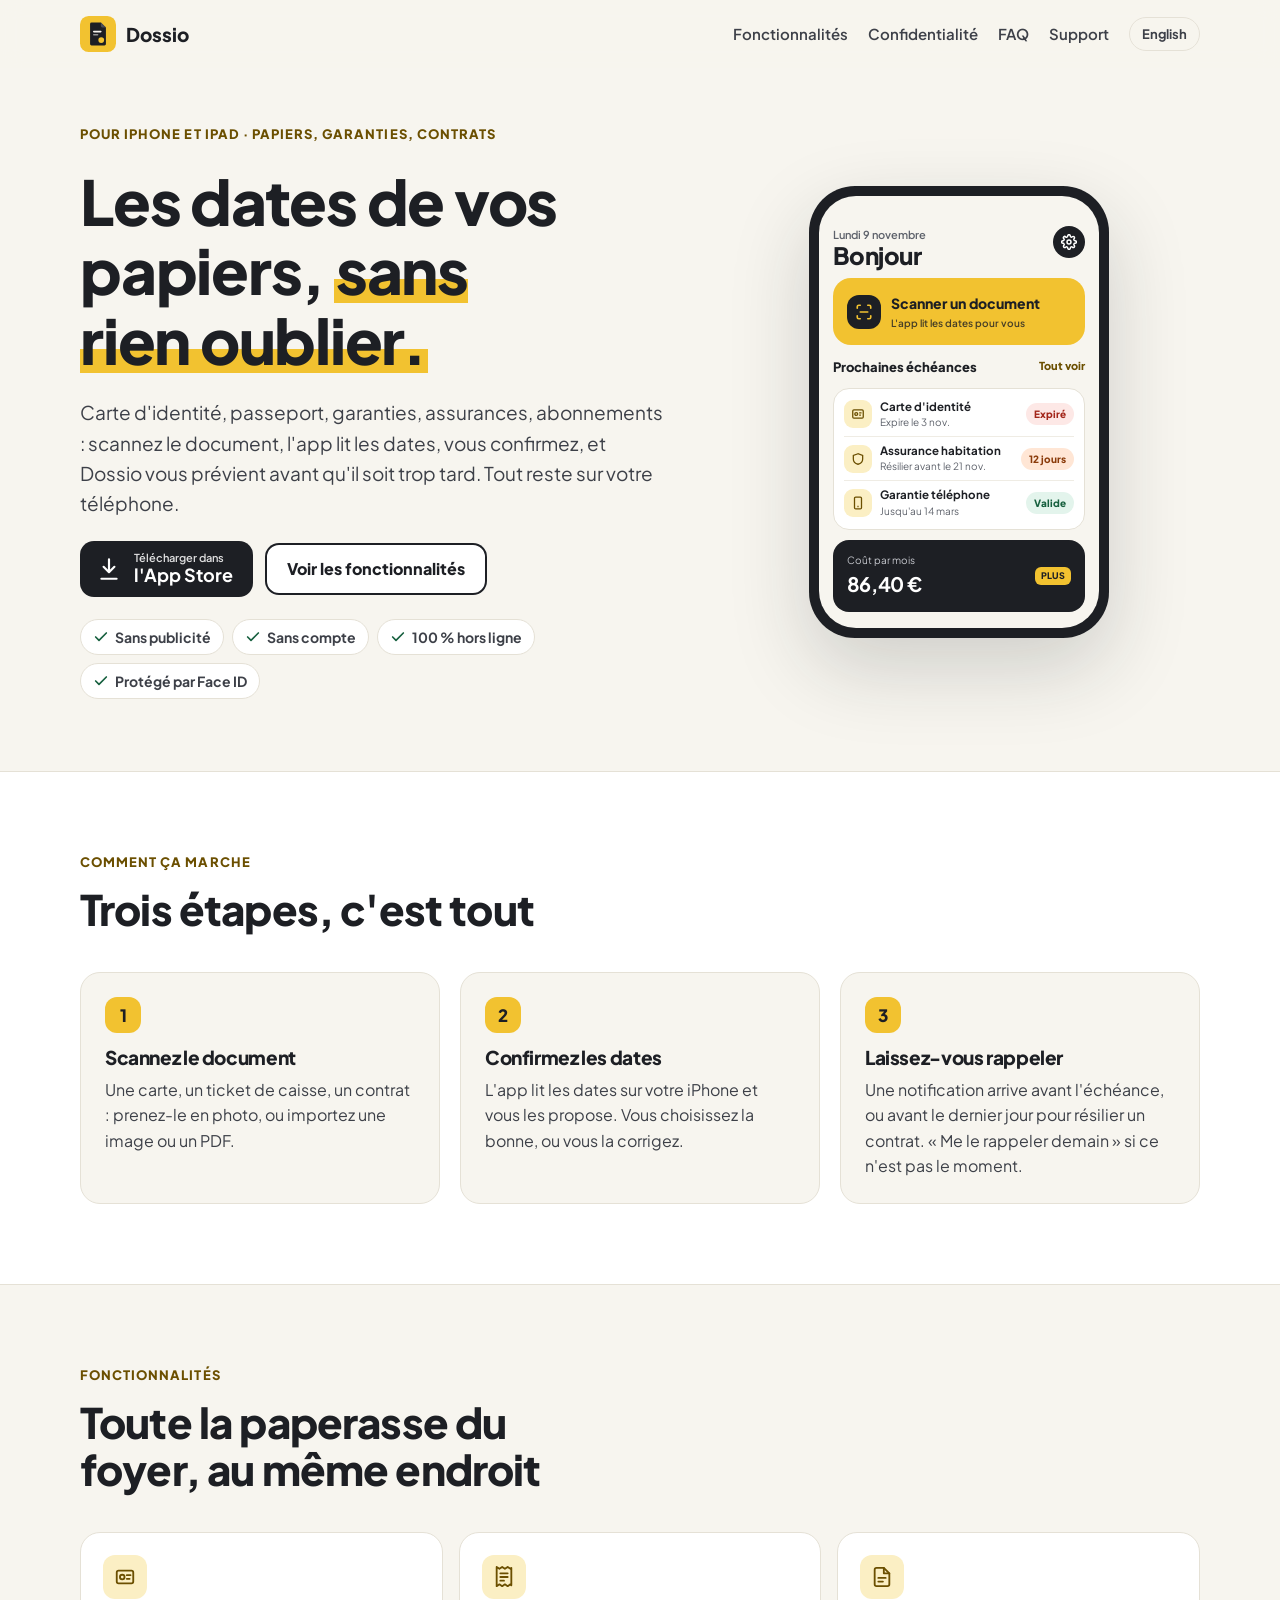
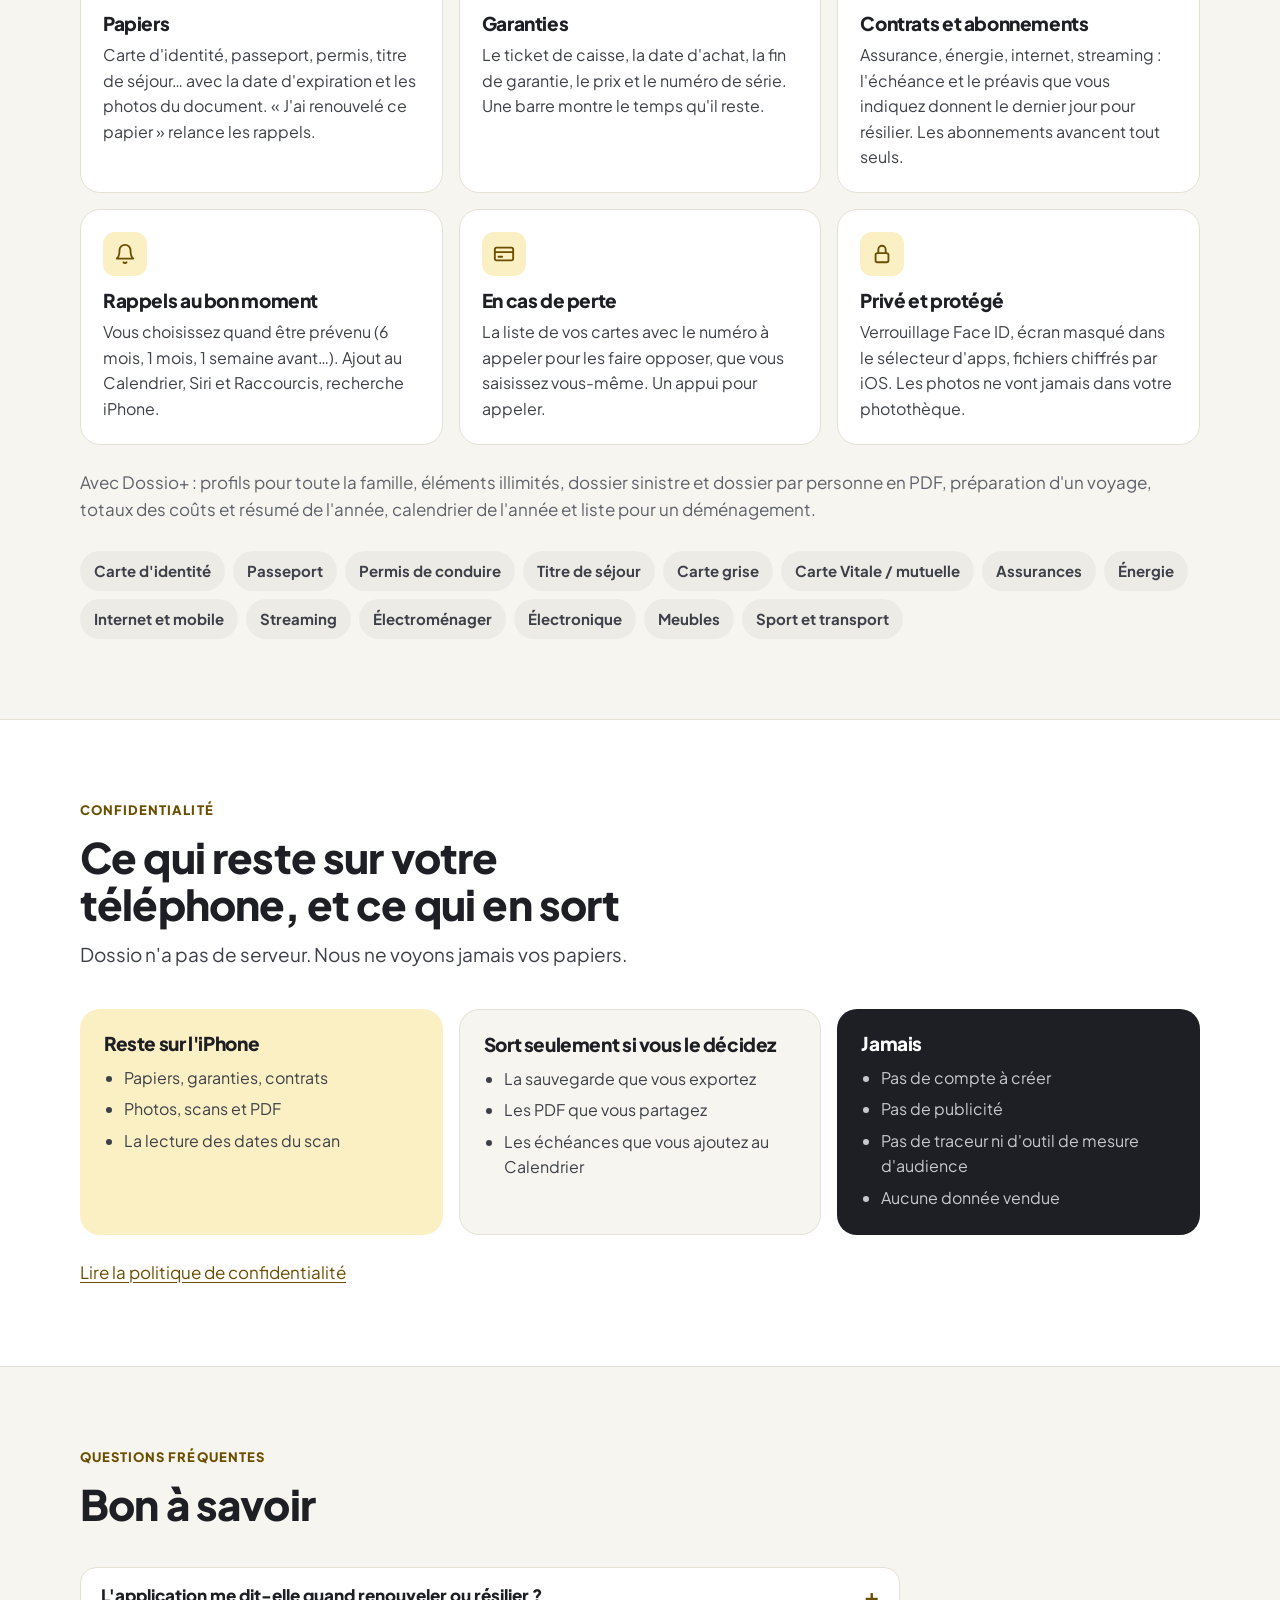
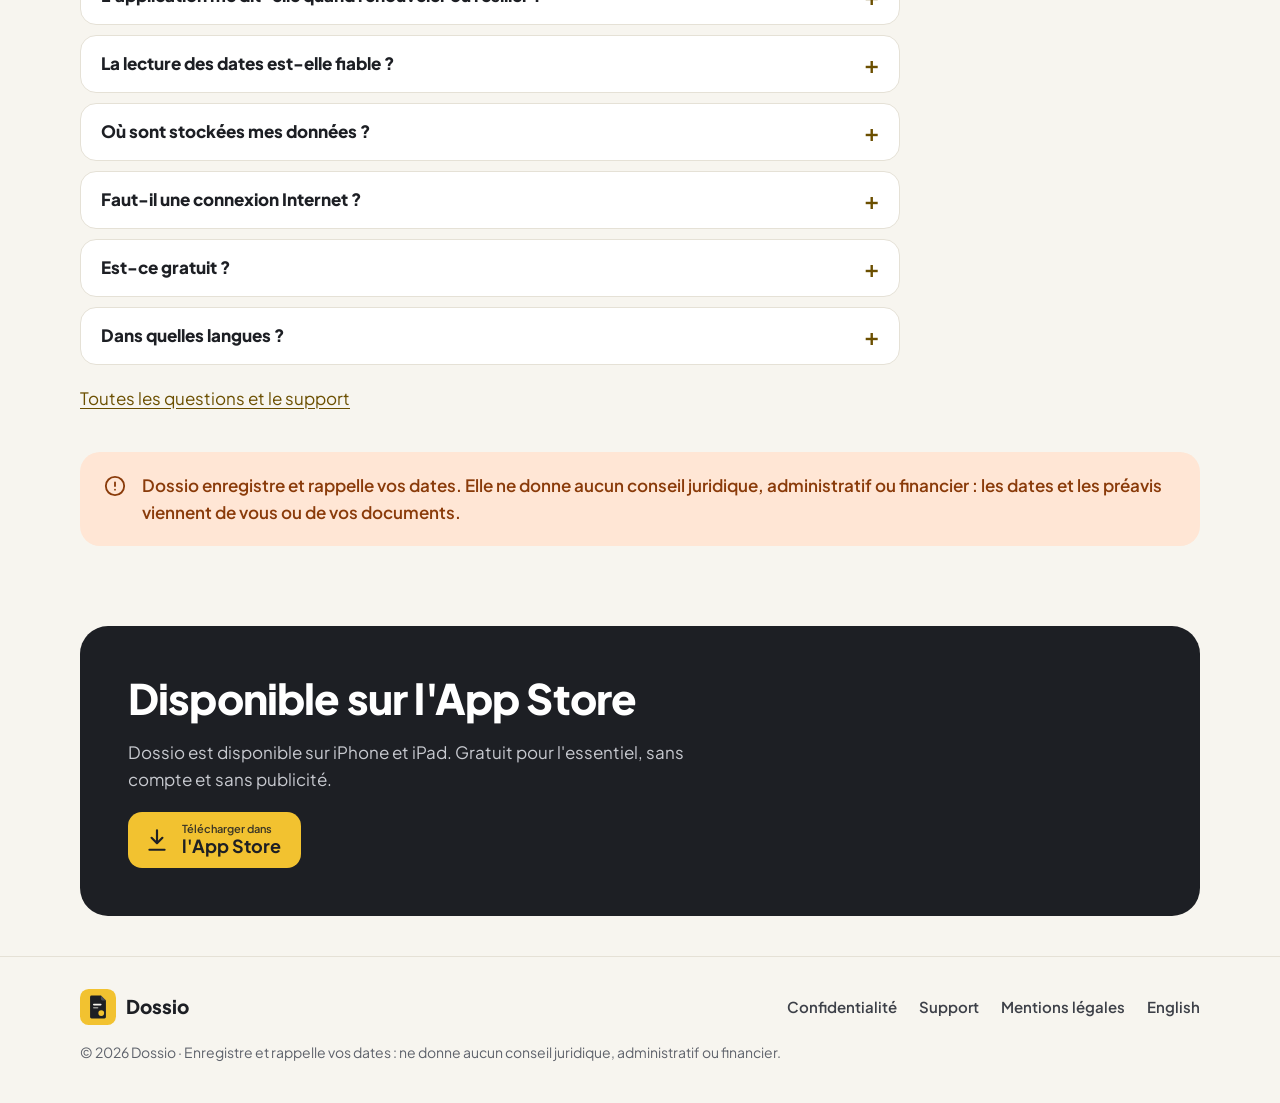
<file: index.html>
<!doctype html>
<html lang="fr">
<head>
  <meta charset="utf-8">
  <meta name="viewport" content="width=device-width, initial-scale=1">
  <title>Dossio — Papiers, garanties et contrats, sans rien oublier</title>
  <meta name="description" content="Dossio réunit les dates de vos papiers, garanties, contrats et abonnements sur votre iPhone, et vous les rappelle à temps. Sans compte, sans publicité, 100 % hors ligne.">
  <meta name="theme-color" content="#F7F5EF">
  <link rel="icon" href="assets/favicon.svg" type="image/svg+xml">
  <link rel="alternate" hreflang="fr" href="https://sofienazzouz.github.io/dossio-website/">
  <link rel="alternate" hreflang="en" href="https://sofienazzouz.github.io/dossio-website/en/">
  <meta property="og:title" content="Dossio — Papiers, garanties et contrats, sans rien oublier">
  <meta property="og:description" content="Scannez un document, l'app lit les dates, vous confirmez, et Dossio vous prévient avant qu'il soit trop tard. Sans compte, sans publicité.">
  <meta property="og:type" content="website">
  <link rel="preconnect" href="https://fonts.googleapis.com">
  <link rel="preconnect" href="https://fonts.gstatic.com" crossorigin>
  <link rel="stylesheet" href="https://fonts.googleapis.com/css2?family=Plus+Jakarta+Sans:wght@400;600;700;800&display=swap">
  <link rel="stylesheet" href="styles.css">
</head>
<body>
<a class="skip" href="#contenu">Aller au contenu</a>

<header class="site-header">
  <div class="wrap">
    <a class="brand" href="./"><svg class="logo" viewBox="0 0 100 100" aria-hidden="true"><rect width="100" height="100" rx="24" fill="#F2C230"/><path d="M32 18H58L72 32V78a4 4 0 0 1-4 4H32a4 4 0 0 1-4-4V22a4 4 0 0 1 4-4Z" fill="#1D1F24"/><path d="M58 18V28a4 4 0 0 0 4 4H72Z" fill="#4A4D55"/><rect x="36" y="41" width="24" height="4.5" rx="2.25" fill="#F7F5EF"/><rect x="36" y="50" width="15" height="4.5" rx="2.25" fill="#F7F5EF" opacity=".55"/><circle cx="59" cy="67" r="8" fill="#F2C230"/></svg>Dossio</a>
    <nav class="site-nav" aria-label="Navigation principale">
      <a href="#fonctionnalites">Fonctionnalités</a>
      <a href="#confidentialite">Confidentialité</a>
      <a href="#faq">FAQ</a>
      <a href="support/">Support</a>
      <a class="lang" href="en/" hreflang="en" lang="en">English</a>
    </nav>
  </div>
</header>

<main id="contenu">
  <section class="wrap hero">
    <div class="hero-copy">
      <p class="eyebrow">Pour iPhone et iPad · Papiers, garanties, contrats</p>
      <h1>Les dates de vos papiers, <em>sans rien oublier.</em></h1>
      <p class="lead">Carte d'identité, passeport, garanties, assurances, abonnements : scannez le document, l'app lit les dates, vous confirmez, et Dossio vous prévient avant qu'il soit trop tard. Tout reste sur votre téléphone.</p>
      <div class="actions">
        <a class="store" href="https://apps.apple.com/app/id6832554632">
          <svg width="26" height="26" viewBox="0 0 24 24" fill="none" stroke="currentColor" stroke-width="2" stroke-linecap="round" stroke-linejoin="round" aria-hidden="true"><path d="M12 3v12M7 10l5 5 5-5M5 21h14"/></svg>
          <span><small>Télécharger dans</small><strong>l'App Store</strong></span>
        </a>
        <a class="btn btn-outline" href="#fonctionnalites">Voir les fonctionnalités</a>
      </div>
      <ul class="chips" aria-label="Engagements">
        <li><svg width="16" height="16" viewBox="0 0 24 24" fill="none" stroke="currentColor" stroke-width="2.5" stroke-linecap="round" stroke-linejoin="round" aria-hidden="true"><path d="M20 6 9 17l-5-5"/></svg>Sans publicité</li>
        <li><svg width="16" height="16" viewBox="0 0 24 24" fill="none" stroke="currentColor" stroke-width="2.5" stroke-linecap="round" stroke-linejoin="round" aria-hidden="true"><path d="M20 6 9 17l-5-5"/></svg>Sans compte</li>
        <li><svg width="16" height="16" viewBox="0 0 24 24" fill="none" stroke="currentColor" stroke-width="2.5" stroke-linecap="round" stroke-linejoin="round" aria-hidden="true"><path d="M20 6 9 17l-5-5"/></svg>100 % hors ligne</li>
        <li><svg width="16" height="16" viewBox="0 0 24 24" fill="none" stroke="currentColor" stroke-width="2.5" stroke-linecap="round" stroke-linejoin="round" aria-hidden="true"><path d="M20 6 9 17l-5-5"/></svg>Protégé par Face ID</li>
      </ul>
    </div>

    <div class="phone" role="img" aria-label="Écran d'accueil de l'application : bouton « Scanner un document », prochaines échéances avec leur statut, et coût mensuel des contrats.">
      <div class="screen" aria-hidden="true">
        <div class="top">
          <div><div class="date">Lundi 9 novembre</div><div class="hello">Bonjour</div></div>
          <span class="gear"><svg width="16" height="16" viewBox="0 0 24 24" fill="none" stroke="currentColor" stroke-width="2.2" stroke-linecap="round" stroke-linejoin="round"><circle cx="12" cy="12" r="3"/><path d="M19.4 15a1.65 1.65 0 0 0 .33 1.82l.06.06a2 2 0 1 1-2.83 2.83l-.06-.06a1.65 1.65 0 0 0-1.82-.33 1.65 1.65 0 0 0-1 1.51V21a2 2 0 1 1-4 0v-.09A1.65 1.65 0 0 0 9 19.4a1.65 1.65 0 0 0-1.82.33l-.06.06a2 2 0 1 1-2.83-2.83l.06-.06A1.65 1.65 0 0 0 4.68 15a1.65 1.65 0 0 0-1.51-1H3a2 2 0 1 1 0-4h.09A1.65 1.65 0 0 0 4.6 9a1.65 1.65 0 0 0-.33-1.82l-.06-.06a2 2 0 1 1 2.83-2.83l.06.06A1.65 1.65 0 0 0 9 4.68a1.65 1.65 0 0 0 1-1.51V3a2 2 0 1 1 4 0v.09a1.65 1.65 0 0 0 1 1.51 1.65 1.65 0 0 0 1.82-.33l.06-.06a2 2 0 1 1 2.83 2.83l-.06.06A1.65 1.65 0 0 0 19.4 9a1.65 1.65 0 0 0 1.51 1H21a2 2 0 1 1 0 4h-.09a1.65 1.65 0 0 0-1.51 1z"/></svg></span>
        </div>
        <div class="scan">
          <span><svg width="18" height="18" viewBox="0 0 24 24" fill="none" stroke="currentColor" stroke-width="2.2" stroke-linecap="round" stroke-linejoin="round"><path d="M3 7V5a2 2 0 0 1 2-2h2M17 3h2a2 2 0 0 1 2 2v2M21 17v2a2 2 0 0 1-2 2h-2M7 21H5a2 2 0 0 1-2-2v-2M7 12h10"/></svg></span>
          <div>Scanner un document<small>L'app lit les dates pour vous</small></div>
        </div>
        <div class="head">Prochaines échéances <a>Tout voir</a></div>
        <div class="card">
          <div class="row"><span class="ico"><svg width="14" height="14" viewBox="0 0 24 24" fill="none" stroke="currentColor" stroke-width="2.2"><rect x="3" y="5" width="18" height="14" rx="2"/><circle cx="9" cy="12" r="2.5"/><path d="M14 10h4M14 14h3"/></svg></span><div><b>Carte d'identité</b><small>Expire le 3 nov.</small></div><span class="tag danger">Expiré</span></div>
          <div class="row"><span class="ico"><svg width="14" height="14" viewBox="0 0 24 24" fill="none" stroke="currentColor" stroke-width="2.2"><path d="M12 3 4 6v6c0 5 3.5 8 8 9 4.5-1 8-4 8-9V6z"/></svg></span><div><b>Assurance habitation</b><small>Résilier avant le 21 nov.</small></div><span class="tag warn">12 jours</span></div>
          <div class="row"><span class="ico"><svg width="14" height="14" viewBox="0 0 24 24" fill="none" stroke="currentColor" stroke-width="2.2"><rect x="6" y="2" width="12" height="20" rx="2"/><path d="M11 18h2"/></svg></span><div><b>Garantie téléphone</b><small>Jusqu'au 14 mars</small></div><span class="tag safe">Valide</span></div>
        </div>
        <div class="ink"><div><small>Coût par mois</small><strong>86,40 €</strong></div><span class="plus">PLUS</span></div>
      </div>
    </div>
  </section>

  <section class="band" aria-labelledby="comment">
    <div class="wrap section">
      <div class="section-head">
        <p class="eyebrow">Comment ça marche</p>
        <h2 id="comment">Trois étapes, c'est tout</h2>
      </div>
      <ol class="steps">
        <li><h3>Scannez le document</h3><p>Une carte, un ticket de caisse, un contrat : prenez-le en photo, ou importez une image ou un PDF.</p></li>
        <li><h3>Confirmez les dates</h3><p>L'app lit les dates sur votre iPhone et vous les propose. Vous choisissez la bonne, ou vous la corrigez.</p></li>
        <li><h3>Laissez-vous rappeler</h3><p>Une notification arrive avant l'échéance, ou avant le dernier jour pour résilier un contrat. « Me le rappeler demain » si ce n'est pas le moment.</p></li>
      </ol>
    </div>
  </section>

  <section class="wrap section" id="fonctionnalites" aria-labelledby="fonctions">
    <div class="section-head">
      <p class="eyebrow">Fonctionnalités</p>
      <h2 id="fonctions">Toute la paperasse du foyer, au même endroit</h2>
    </div>
    <div class="features">
      <article class="feature">
        <span class="icon"><svg width="22" height="22" viewBox="0 0 24 24" fill="none" stroke="currentColor" stroke-width="2" stroke-linecap="round" stroke-linejoin="round" aria-hidden="true"><rect x="3" y="5" width="18" height="14" rx="2"/><circle cx="9" cy="12" r="2.5"/><path d="M14 10h4M14 14h3"/></svg></span>
        <h3>Papiers</h3>
        <p>Carte d'identité, passeport, permis, titre de séjour… avec la date d'expiration et les photos du document. « J'ai renouvelé ce papier » relance les rappels.</p>
      </article>
      <article class="feature">
        <span class="icon"><svg width="22" height="22" viewBox="0 0 24 24" fill="none" stroke="currentColor" stroke-width="2" stroke-linecap="round" stroke-linejoin="round" aria-hidden="true"><path d="M4 2v20l3-2 3 2 3-2 3 2 3-2 1 1V2l-1 1-3-2-3 2-3-2-3 2-3-2z"/><path d="M8 8h8M8 12h8M8 16h4"/></svg></span>
        <h3>Garanties</h3>
        <p>Le ticket de caisse, la date d'achat, la fin de garantie, le prix et le numéro de série. Une barre montre le temps qu'il reste.</p>
      </article>
      <article class="feature">
        <span class="icon"><svg width="22" height="22" viewBox="0 0 24 24" fill="none" stroke="currentColor" stroke-width="2" stroke-linecap="round" stroke-linejoin="round" aria-hidden="true"><path d="M14 2H6a2 2 0 0 0-2 2v16a2 2 0 0 0 2 2h12a2 2 0 0 0 2-2V8z"/><path d="M14 2v6h6M8 13h8M8 17h5"/></svg></span>
        <h3>Contrats et abonnements</h3>
        <p>Assurance, énergie, internet, streaming : l'échéance et le préavis que vous indiquez donnent le dernier jour pour résilier. Les abonnements avancent tout seuls.</p>
      </article>
      <article class="feature">
        <span class="icon"><svg width="22" height="22" viewBox="0 0 24 24" fill="none" stroke="currentColor" stroke-width="2" stroke-linecap="round" stroke-linejoin="round" aria-hidden="true"><path d="M6 8a6 6 0 0 1 12 0c0 7 3 9 3 9H3s3-2 3-9"/><path d="M10.3 21a1.94 1.94 0 0 0 3.4 0"/></svg></span>
        <h3>Rappels au bon moment</h3>
        <p>Vous choisissez quand être prévenu (6 mois, 1 mois, 1 semaine avant…). Ajout au Calendrier, Siri et Raccourcis, recherche iPhone.</p>
      </article>
      <article class="feature">
        <span class="icon"><svg width="22" height="22" viewBox="0 0 24 24" fill="none" stroke="currentColor" stroke-width="2" stroke-linecap="round" stroke-linejoin="round" aria-hidden="true"><rect x="2" y="5" width="20" height="14" rx="2"/><path d="M2 10h20M6 15h4"/></svg></span>
        <h3>En cas de perte</h3>
        <p>La liste de vos cartes avec le numéro à appeler pour les faire opposer, que vous saisissez vous-même. Un appui pour appeler.</p>
      </article>
      <article class="feature">
        <span class="icon"><svg width="22" height="22" viewBox="0 0 24 24" fill="none" stroke="currentColor" stroke-width="2" stroke-linecap="round" stroke-linejoin="round" aria-hidden="true"><rect x="5" y="11" width="14" height="10" rx="2"/><path d="M8 11V7a4 4 0 0 1 8 0v4"/></svg></span>
        <h3>Privé et protégé</h3>
        <p>Verrouillage Face ID, écran masqué dans le sélecteur d'apps, fichiers chiffrés par iOS. Les photos ne vont jamais dans votre photothèque.</p>
      </article>
    </div>
    <p class="muted" style="margin-top: 24px">Avec Dossio+ : profils pour toute la famille, éléments illimités, dossier sinistre et dossier par personne en PDF, préparation d'un voyage, totaux des coûts et résumé de l'année, calendrier de l'année et liste pour un déménagement.</p>
    <ul class="kinds" aria-label="Exemples de documents">
      <li>Carte d'identité</li><li>Passeport</li><li>Permis de conduire</li><li>Titre de séjour</li><li>Carte grise</li><li>Carte Vitale / mutuelle</li><li>Assurances</li><li>Énergie</li><li>Internet et mobile</li><li>Streaming</li><li>Électroménager</li><li>Électronique</li><li>Meubles</li><li>Sport et transport</li>
    </ul>
  </section>

  <section class="band" id="confidentialite" aria-labelledby="vie-privee">
    <div class="wrap section">
      <div class="section-head">
        <p class="eyebrow">Confidentialité</p>
        <h2 id="vie-privee">Ce qui reste sur votre téléphone, et ce qui en sort</h2>
        <p class="lead">Dossio n'a pas de serveur. Nous ne voyons jamais vos papiers.</p>
      </div>
      <div class="privacy-grid">
        <div class="stays">
          <h3>Reste sur l'iPhone</h3>
          <ul><li>Papiers, garanties, contrats</li><li>Photos, scans et PDF</li><li>La lecture des dates du scan</li></ul>
        </div>
        <div class="choice">
          <h3>Sort seulement si vous le décidez</h3>
          <ul><li>La sauvegarde que vous exportez</li><li>Les PDF que vous partagez</li><li>Les échéances que vous ajoutez au Calendrier</li></ul>
        </div>
        <div class="never">
          <h3>Jamais</h3>
          <ul><li>Pas de compte à créer</li><li>Pas de publicité</li><li>Pas de traceur ni d'outil de mesure d'audience</li><li>Aucune donnée vendue</li></ul>
        </div>
      </div>
      <p style="margin-top: 24px"><a href="privacy/">Lire la politique de confidentialité</a></p>
    </div>
  </section>

  <section class="wrap section" id="faq" aria-labelledby="questions">
    <div class="section-head">
      <p class="eyebrow">Questions fréquentes</p>
      <h2 id="questions">Bon à savoir</h2>
    </div>
    <div class="faq">
      <details><summary>L'application me dit-elle quand renouveler ou résilier ?</summary><p>Non. Dossio enregistre les dates et les préavis que vous indiquez et vous les rappelle. Elle ne donne aucun conseil juridique, administratif ou financier. En cas de doute, renseignez-vous auprès de l'organisme concerné ou sur <a href="https://www.service-public.fr">service-public.fr</a>.</p></details>
      <details><summary>La lecture des dates est-elle fiable ?</summary><p>Elle aide, mais elle peut se tromper. C'est pourquoi vous confirmez toujours la date avant l'enregistrement. Vérifiez sur le document original.</p></details>
      <details><summary>Où sont stockées mes données ?</summary><p>Uniquement sur votre iPhone. Si vous changez de téléphone, créez une sauvegarde depuis les Réglages de l'app, puis restaurez-la sur le nouveau.</p></details>
      <details><summary>Faut-il une connexion Internet ?</summary><p>Non. Toute l'application fonctionne hors ligne, y compris le scan et la lecture des dates.</p></details>
      <details><summary>Est-ce gratuit ?</summary><p>Oui : pour une personne et jusqu'à 15 éléments, l'essentiel est gratuit et sans publicité (scan, rappels, sauvegarde, verrouillage Face ID…). Dossio+ ajoute la famille, les éléments illimités et les extras, pour un <strong>paiement unique de 2,99 €, sans abonnement</strong>. Le premier mois, tout est débloqué gratuitement.</p></details>
      <details><summary>Dans quelles langues ?</summary><p>Français et anglais. L'application suit la langue de votre iPhone, et vous pouvez la changer dans les Réglages.</p></details>
    </div>
    <p style="margin-top: 20px"><a href="support/">Toutes les questions et le support</a></p>

    <div class="note" role="note">
      <svg width="22" height="22" viewBox="0 0 24 24" fill="none" stroke="currentColor" stroke-width="2" stroke-linecap="round" stroke-linejoin="round" aria-hidden="true"><circle cx="12" cy="12" r="10"/><path d="M12 8v4M12 16h.01"/></svg>
      <p>Dossio enregistre et rappelle vos dates. Elle ne donne aucun conseil juridique, administratif ou financier : les dates et les préavis viennent de vous ou de vos documents.</p>
    </div>
  </section>

  <section class="wrap" id="telecharger" aria-labelledby="dl">
    <div class="cta">
      <h2 id="dl">Disponible sur l'App Store</h2>
      <p>Dossio est disponible sur iPhone et iPad. Gratuit pour l'essentiel, sans compte et sans publicité.</p>
      <a class="store" href="https://apps.apple.com/app/id6832554632">
        <svg width="26" height="26" viewBox="0 0 24 24" fill="none" stroke="currentColor" stroke-width="2" stroke-linecap="round" stroke-linejoin="round" aria-hidden="true"><path d="M12 3v12M7 10l5 5 5-5M5 21h14"/></svg>
        <span><small>Télécharger dans</small><strong>l'App Store</strong></span>
      </a>
    </div>
  </section>
</main>

<footer class="footer">
  <div class="wrap">
    <a class="brand" href="./"><svg class="logo" viewBox="0 0 100 100" aria-hidden="true"><rect width="100" height="100" rx="24" fill="#F2C230"/><path d="M32 18H58L72 32V78a4 4 0 0 1-4 4H32a4 4 0 0 1-4-4V22a4 4 0 0 1 4-4Z" fill="#1D1F24"/><path d="M58 18V28a4 4 0 0 0 4 4H72Z" fill="#4A4D55"/><rect x="36" y="41" width="24" height="4.5" rx="2.25" fill="#F7F5EF"/><rect x="36" y="50" width="15" height="4.5" rx="2.25" fill="#F7F5EF" opacity=".55"/><circle cx="59" cy="67" r="8" fill="#F2C230"/></svg>Dossio</a>
    <nav aria-label="Liens de bas de page">
      <a href="privacy/">Confidentialité</a>
      <a href="support/">Support</a>
      <a href="support/#mentions">Mentions légales</a>
      <a href="en/" hreflang="en" lang="en">English</a>
    </nav>
    <p class="disclaimer">© 2026 Dossio · Enregistre et rappelle vos dates : ne donne aucun conseil juridique, administratif ou financier.</p>
  </div>
</footer>
</body>
</html>
</file>
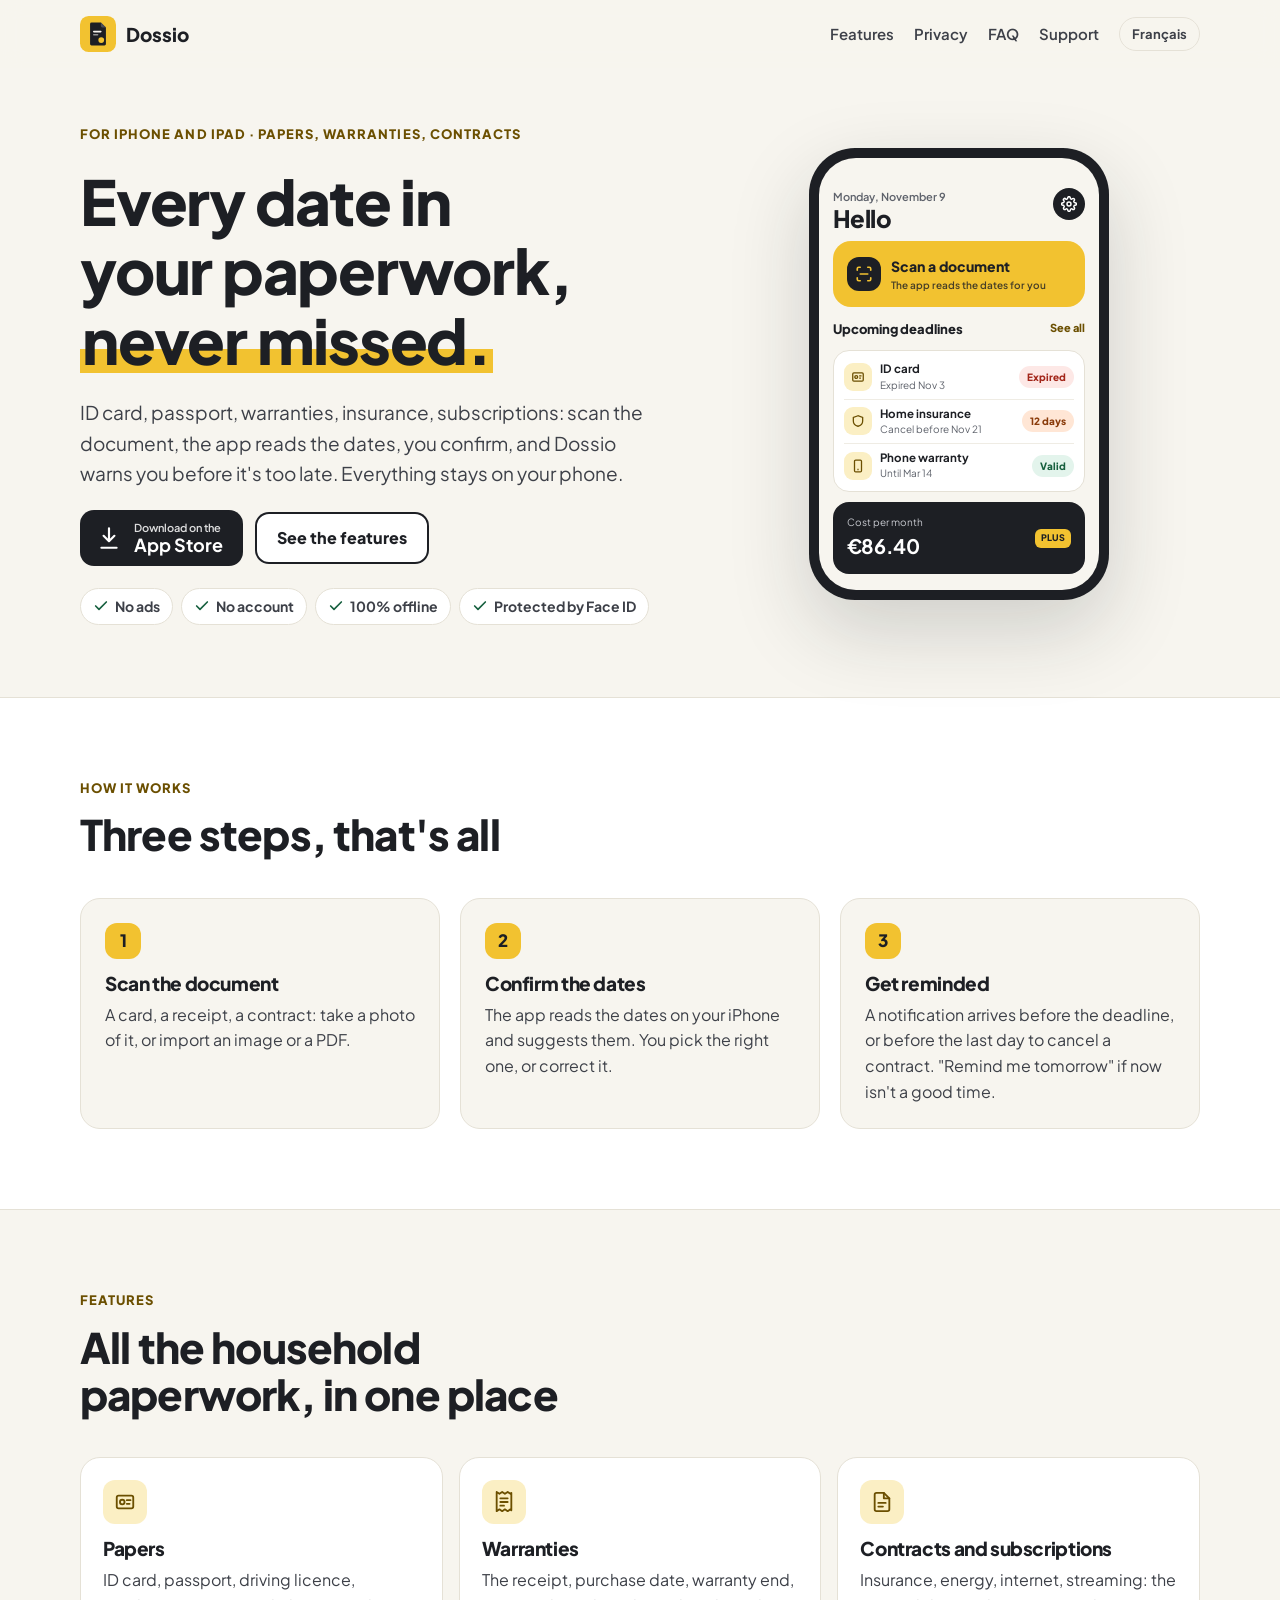
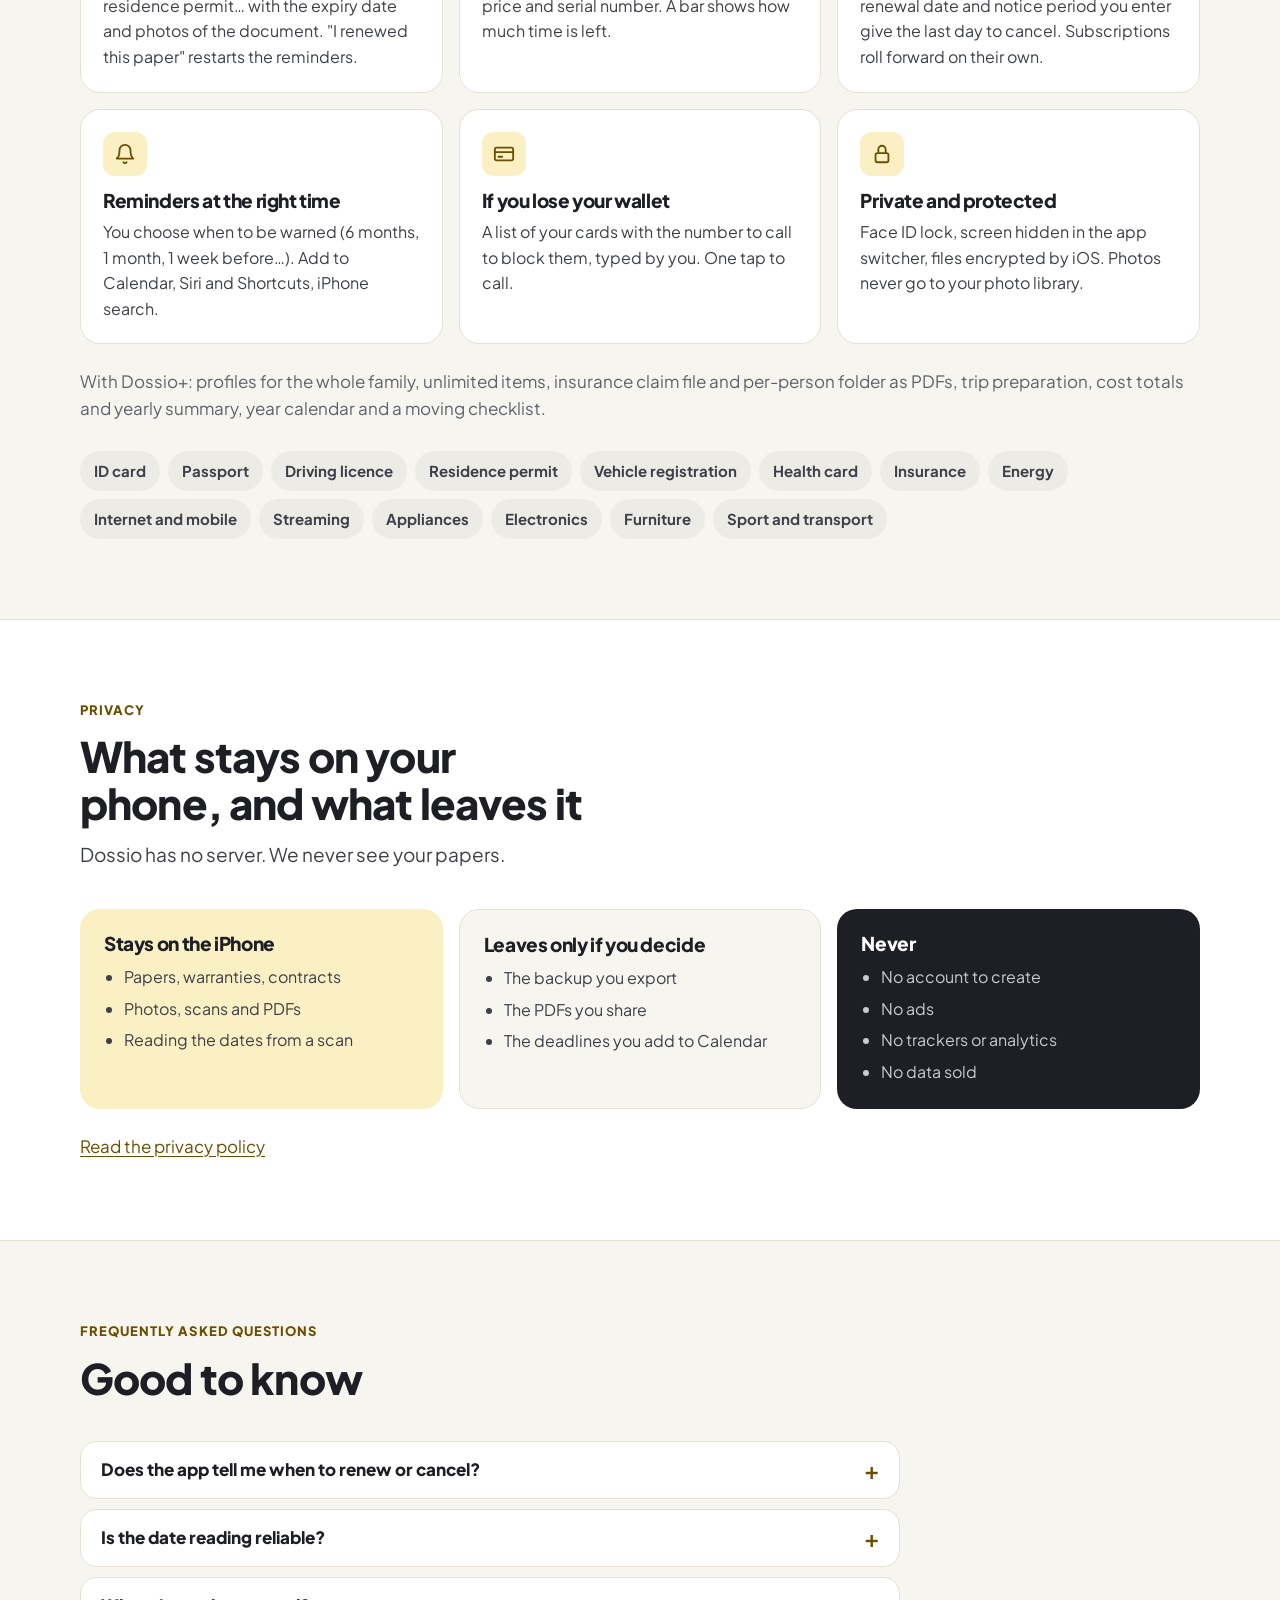
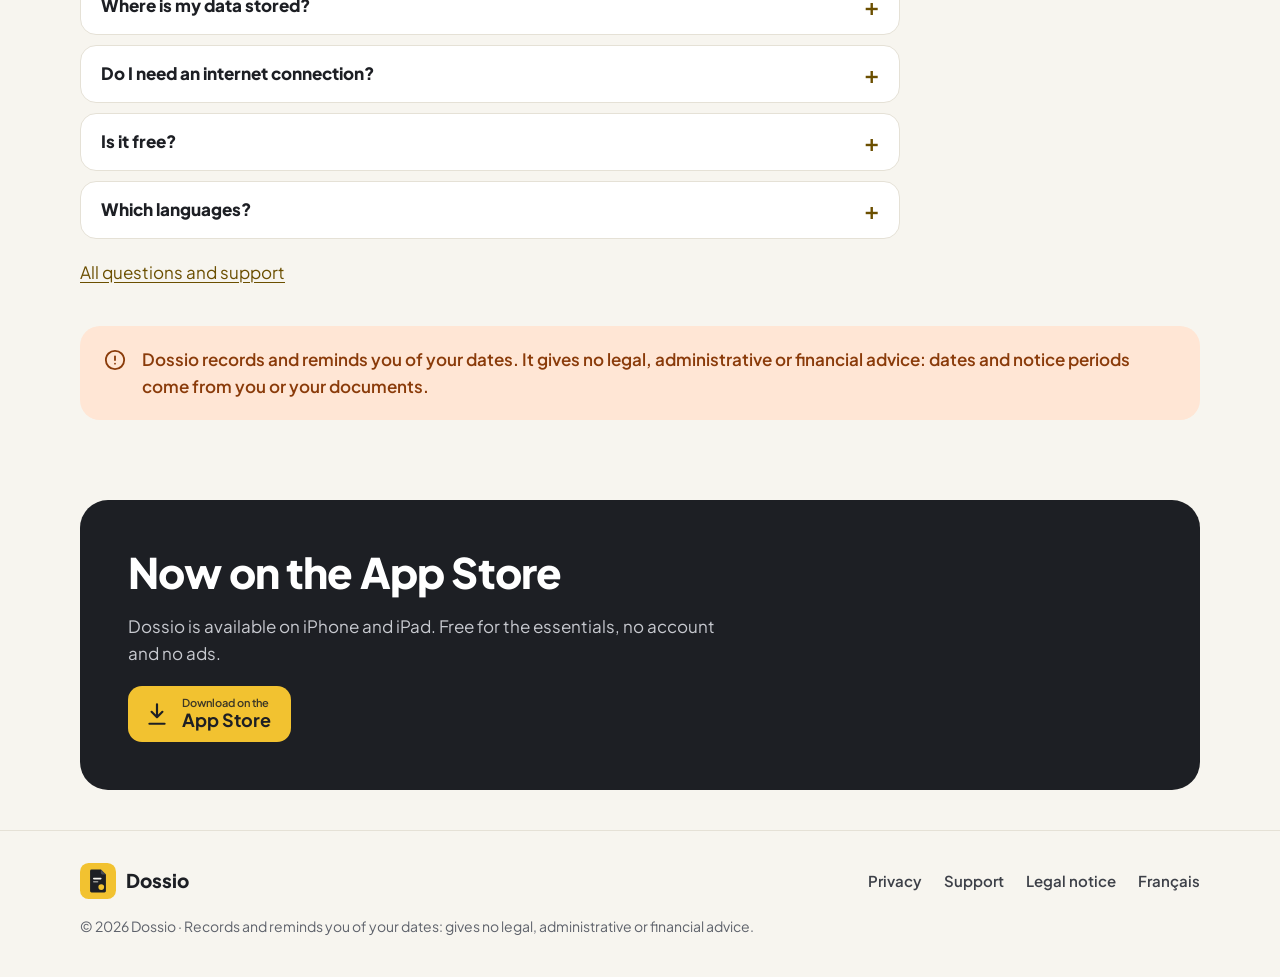
<file: en/index.html>
<!doctype html>
<html lang="en">
<head>
  <meta charset="utf-8">
  <meta name="viewport" content="width=device-width, initial-scale=1">
  <title>Dossio — Papers, warranties and contracts, nothing forgotten</title>
  <meta name="description" content="Dossio keeps the dates of your papers, warranties, contracts and subscriptions on your iPhone, and reminds you in time. No account, no ads, 100% offline.">
  <meta name="theme-color" content="#F7F5EF">
  <link rel="icon" href="../assets/favicon.svg" type="image/svg+xml">
  <link rel="alternate" hreflang="fr" href="https://sofienazzouz.github.io/dossio-website/">
  <link rel="alternate" hreflang="en" href="https://sofienazzouz.github.io/dossio-website/en/">
  <meta property="og:title" content="Dossio — Papers, warranties and contracts, nothing forgotten">
  <meta property="og:description" content="Scan a document, the app reads the dates, you confirm, and Dossio warns you before it's too late. No account, no ads.">
  <meta property="og:type" content="website">
  <link rel="preconnect" href="https://fonts.googleapis.com">
  <link rel="preconnect" href="https://fonts.gstatic.com" crossorigin>
  <link rel="stylesheet" href="https://fonts.googleapis.com/css2?family=Plus+Jakarta+Sans:wght@400;600;700;800&display=swap">
  <link rel="stylesheet" href="../styles.css">
</head>
<body>
<a class="skip" href="#content">Skip to content</a>

<header class="site-header">
  <div class="wrap">
    <a class="brand" href="./"><svg class="logo" viewBox="0 0 100 100" aria-hidden="true"><rect width="100" height="100" rx="24" fill="#F2C230"/><path d="M32 18H58L72 32V78a4 4 0 0 1-4 4H32a4 4 0 0 1-4-4V22a4 4 0 0 1 4-4Z" fill="#1D1F24"/><path d="M58 18V28a4 4 0 0 0 4 4H72Z" fill="#4A4D55"/><rect x="36" y="41" width="24" height="4.5" rx="2.25" fill="#F7F5EF"/><rect x="36" y="50" width="15" height="4.5" rx="2.25" fill="#F7F5EF" opacity=".55"/><circle cx="59" cy="67" r="8" fill="#F2C230"/></svg>Dossio</a>
    <nav class="site-nav" aria-label="Main navigation">
      <a href="#features">Features</a>
      <a href="#privacy">Privacy</a>
      <a href="#faq">FAQ</a>
      <a href="support/">Support</a>
      <a class="lang" href="../" hreflang="fr" lang="fr">Français</a>
    </nav>
  </div>
</header>

<main id="content">
  <section class="wrap hero">
    <div class="hero-copy">
      <p class="eyebrow">For iPhone and iPad · Papers, warranties, contracts</p>
      <h1>Every date in your paperwork, <em>never missed.</em></h1>
      <p class="lead">ID card, passport, warranties, insurance, subscriptions: scan the document, the app reads the dates, you confirm, and Dossio warns you before it's too late. Everything stays on your phone.</p>
      <div class="actions">
        <a class="store" href="https://apps.apple.com/app/id6832554632">
          <svg width="26" height="26" viewBox="0 0 24 24" fill="none" stroke="currentColor" stroke-width="2" stroke-linecap="round" stroke-linejoin="round" aria-hidden="true"><path d="M12 3v12M7 10l5 5 5-5M5 21h14"/></svg>
          <span><small>Download on the</small><strong>App Store</strong></span>
        </a>
        <a class="btn btn-outline" href="#features">See the features</a>
      </div>
      <ul class="chips" aria-label="Commitments">
        <li><svg width="16" height="16" viewBox="0 0 24 24" fill="none" stroke="currentColor" stroke-width="2.5" stroke-linecap="round" stroke-linejoin="round" aria-hidden="true"><path d="M20 6 9 17l-5-5"/></svg>No ads</li>
        <li><svg width="16" height="16" viewBox="0 0 24 24" fill="none" stroke="currentColor" stroke-width="2.5" stroke-linecap="round" stroke-linejoin="round" aria-hidden="true"><path d="M20 6 9 17l-5-5"/></svg>No account</li>
        <li><svg width="16" height="16" viewBox="0 0 24 24" fill="none" stroke="currentColor" stroke-width="2.5" stroke-linecap="round" stroke-linejoin="round" aria-hidden="true"><path d="M20 6 9 17l-5-5"/></svg>100% offline</li>
        <li><svg width="16" height="16" viewBox="0 0 24 24" fill="none" stroke="currentColor" stroke-width="2.5" stroke-linecap="round" stroke-linejoin="round" aria-hidden="true"><path d="M20 6 9 17l-5-5"/></svg>Protected by Face ID</li>
      </ul>
    </div>

    <div class="phone" role="img" aria-label="The app's Home screen: a "Scan a document" button, upcoming deadlines with their status, and the monthly cost of contracts.">
      <div class="screen" aria-hidden="true">
        <div class="top">
          <div><div class="date">Monday, November 9</div><div class="hello">Hello</div></div>
          <span class="gear"><svg width="16" height="16" viewBox="0 0 24 24" fill="none" stroke="currentColor" stroke-width="2.2" stroke-linecap="round" stroke-linejoin="round"><circle cx="12" cy="12" r="3"/><path d="M19.4 15a1.65 1.65 0 0 0 .33 1.82l.06.06a2 2 0 1 1-2.83 2.83l-.06-.06a1.65 1.65 0 0 0-1.82-.33 1.65 1.65 0 0 0-1 1.51V21a2 2 0 1 1-4 0v-.09A1.65 1.65 0 0 0 9 19.4a1.65 1.65 0 0 0-1.82.33l-.06.06a2 2 0 1 1-2.83-2.83l.06-.06A1.65 1.65 0 0 0 4.68 15a1.65 1.65 0 0 0-1.51-1H3a2 2 0 1 1 0-4h.09A1.65 1.65 0 0 0 4.6 9a1.65 1.65 0 0 0-.33-1.82l-.06-.06a2 2 0 1 1 2.83-2.83l.06.06A1.65 1.65 0 0 0 9 4.68a1.65 1.65 0 0 0 1-1.51V3a2 2 0 1 1 4 0v.09a1.65 1.65 0 0 0 1 1.51 1.65 1.65 0 0 0 1.82-.33l.06-.06a2 2 0 1 1 2.83 2.83l-.06.06A1.65 1.65 0 0 0 19.4 9a1.65 1.65 0 0 0 1.51 1H21a2 2 0 1 1 0 4h-.09a1.65 1.65 0 0 0-1.51 1z"/></svg></span>
        </div>
        <div class="scan">
          <span><svg width="18" height="18" viewBox="0 0 24 24" fill="none" stroke="currentColor" stroke-width="2.2" stroke-linecap="round" stroke-linejoin="round"><path d="M3 7V5a2 2 0 0 1 2-2h2M17 3h2a2 2 0 0 1 2 2v2M21 17v2a2 2 0 0 1-2 2h-2M7 21H5a2 2 0 0 1-2-2v-2M7 12h10"/></svg></span>
          <div>Scan a document<small>The app reads the dates for you</small></div>
        </div>
        <div class="head">Upcoming deadlines <a>See all</a></div>
        <div class="card">
          <div class="row"><span class="ico"><svg width="14" height="14" viewBox="0 0 24 24" fill="none" stroke="currentColor" stroke-width="2.2"><rect x="3" y="5" width="18" height="14" rx="2"/><circle cx="9" cy="12" r="2.5"/><path d="M14 10h4M14 14h3"/></svg></span><div><b>ID card</b><small>Expired Nov 3</small></div><span class="tag danger">Expired</span></div>
          <div class="row"><span class="ico"><svg width="14" height="14" viewBox="0 0 24 24" fill="none" stroke="currentColor" stroke-width="2.2"><path d="M12 3 4 6v6c0 5 3.5 8 8 9 4.5-1 8-4 8-9V6z"/></svg></span><div><b>Home insurance</b><small>Cancel before Nov 21</small></div><span class="tag warn">12 days</span></div>
          <div class="row"><span class="ico"><svg width="14" height="14" viewBox="0 0 24 24" fill="none" stroke="currentColor" stroke-width="2.2"><rect x="6" y="2" width="12" height="20" rx="2"/><path d="M11 18h2"/></svg></span><div><b>Phone warranty</b><small>Until Mar 14</small></div><span class="tag safe">Valid</span></div>
        </div>
        <div class="ink"><div><small>Cost per month</small><strong>€86.40</strong></div><span class="plus">PLUS</span></div>
      </div>
    </div>
  </section>

  <section class="band" aria-labelledby="comment">
    <div class="wrap section">
      <div class="section-head">
        <p class="eyebrow">How it works</p>
        <h2 id="comment">Three steps, that's all</h2>
      </div>
      <ol class="steps">
        <li><h3>Scan the document</h3><p>A card, a receipt, a contract: take a photo of it, or import an image or a PDF.</p></li>
        <li><h3>Confirm the dates</h3><p>The app reads the dates on your iPhone and suggests them. You pick the right one, or correct it.</p></li>
        <li><h3>Get reminded</h3><p>A notification arrives before the deadline, or before the last day to cancel a contract. "Remind me tomorrow" if now isn't a good time.</p></li>
      </ol>
    </div>
  </section>

  <section class="wrap section" id="features" aria-labelledby="features-title">
    <div class="section-head">
      <p class="eyebrow">Features</p>
      <h2 id="features-title">All the household paperwork, in one place</h2>
    </div>
    <div class="features">
      <article class="feature">
        <span class="icon"><svg width="22" height="22" viewBox="0 0 24 24" fill="none" stroke="currentColor" stroke-width="2" stroke-linecap="round" stroke-linejoin="round" aria-hidden="true"><rect x="3" y="5" width="18" height="14" rx="2"/><circle cx="9" cy="12" r="2.5"/><path d="M14 10h4M14 14h3"/></svg></span>
        <h3>Papers</h3>
        <p>ID card, passport, driving licence, residence permit… with the expiry date and photos of the document. "I renewed this paper" restarts the reminders.</p>
      </article>
      <article class="feature">
        <span class="icon"><svg width="22" height="22" viewBox="0 0 24 24" fill="none" stroke="currentColor" stroke-width="2" stroke-linecap="round" stroke-linejoin="round" aria-hidden="true"><path d="M4 2v20l3-2 3 2 3-2 3 2 3-2 1 1V2l-1 1-3-2-3 2-3-2-3 2-3-2z"/><path d="M8 8h8M8 12h8M8 16h4"/></svg></span>
        <h3>Warranties</h3>
        <p>The receipt, purchase date, warranty end, price and serial number. A bar shows how much time is left.</p>
      </article>
      <article class="feature">
        <span class="icon"><svg width="22" height="22" viewBox="0 0 24 24" fill="none" stroke="currentColor" stroke-width="2" stroke-linecap="round" stroke-linejoin="round" aria-hidden="true"><path d="M14 2H6a2 2 0 0 0-2 2v16a2 2 0 0 0 2 2h12a2 2 0 0 0 2-2V8z"/><path d="M14 2v6h6M8 13h8M8 17h5"/></svg></span>
        <h3>Contracts and subscriptions</h3>
        <p>Insurance, energy, internet, streaming: the renewal date and notice period you enter give the last day to cancel. Subscriptions roll forward on their own.</p>
      </article>
      <article class="feature">
        <span class="icon"><svg width="22" height="22" viewBox="0 0 24 24" fill="none" stroke="currentColor" stroke-width="2" stroke-linecap="round" stroke-linejoin="round" aria-hidden="true"><path d="M6 8a6 6 0 0 1 12 0c0 7 3 9 3 9H3s3-2 3-9"/><path d="M10.3 21a1.94 1.94 0 0 0 3.4 0"/></svg></span>
        <h3>Reminders at the right time</h3>
        <p>You choose when to be warned (6 months, 1 month, 1 week before…). Add to Calendar, Siri and Shortcuts, iPhone search.</p>
      </article>
      <article class="feature">
        <span class="icon"><svg width="22" height="22" viewBox="0 0 24 24" fill="none" stroke="currentColor" stroke-width="2" stroke-linecap="round" stroke-linejoin="round" aria-hidden="true"><rect x="2" y="5" width="20" height="14" rx="2"/><path d="M2 10h20M6 15h4"/></svg></span>
        <h3>If you lose your wallet</h3>
        <p>A list of your cards with the number to call to block them, typed by you. One tap to call.</p>
      </article>
      <article class="feature">
        <span class="icon"><svg width="22" height="22" viewBox="0 0 24 24" fill="none" stroke="currentColor" stroke-width="2" stroke-linecap="round" stroke-linejoin="round" aria-hidden="true"><rect x="5" y="11" width="14" height="10" rx="2"/><path d="M8 11V7a4 4 0 0 1 8 0v4"/></svg></span>
        <h3>Private and protected</h3>
        <p>Face ID lock, screen hidden in the app switcher, files encrypted by iOS. Photos never go to your photo library.</p>
      </article>
    </div>
    <p class="muted" style="margin-top: 24px">With Dossio+: profiles for the whole family, unlimited items, insurance claim file and per-person folder as PDFs, trip preparation, cost totals and yearly summary, year calendar and a moving checklist.</p>
    <ul class="kinds" aria-label="Document examples">
      <li>ID card</li><li>Passport</li><li>Driving licence</li><li>Residence permit</li><li>Vehicle registration</li><li>Health card</li><li>Insurance</li><li>Energy</li><li>Internet and mobile</li><li>Streaming</li><li>Appliances</li><li>Electronics</li><li>Furniture</li><li>Sport and transport</li>
    </ul>
  </section>

  <section class="band" id="privacy" aria-labelledby="privacy-title">
    <div class="wrap section">
      <div class="section-head">
        <p class="eyebrow">Privacy</p>
        <h2 id="privacy-title">What stays on your phone, and what leaves it</h2>
        <p class="lead">Dossio has no server. We never see your papers.</p>
      </div>
      <div class="privacy-grid">
        <div class="stays">
          <h3>Stays on the iPhone</h3>
          <ul><li>Papers, warranties, contracts</li><li>Photos, scans and PDFs</li><li>Reading the dates from a scan</li></ul>
        </div>
        <div class="choice">
          <h3>Leaves only if you decide</h3>
          <ul><li>The backup you export</li><li>The PDFs you share</li><li>The deadlines you add to Calendar</li></ul>
        </div>
        <div class="never">
          <h3>Never</h3>
          <ul><li>No account to create</li><li>No ads</li><li>No trackers or analytics</li><li>No data sold</li></ul>
        </div>
      </div>
      <p style="margin-top: 24px"><a href="privacy/">Read the privacy policy</a></p>
    </div>
  </section>

  <section class="wrap section" id="faq" aria-labelledby="questions">
    <div class="section-head">
      <p class="eyebrow">Frequently asked questions</p>
      <h2 id="questions">Good to know</h2>
    </div>
    <div class="faq">
      <details><summary>Does the app tell me when to renew or cancel?</summary><p>No. Dossio records the dates and notice periods you enter and reminds you of them. It gives no legal, administrative or financial advice. If in doubt, check with the organisation concerned.</p></details>
      <details><summary>Is the date reading reliable?</summary><p>It helps, but it can be wrong. That's why you always confirm the date before saving. Check the original document.</p></details>
      <details><summary>Where is my data stored?</summary><p>Only on your iPhone. If you change phones, create a backup from the app's Settings, then restore it on the new one.</p></details>
      <details><summary>Do I need an internet connection?</summary><p>No. The whole app works offline, including scanning and date reading.</p></details>
      <details><summary>Is it free?</summary><p>Yes: for one person and up to 15 items, the essentials are free and ad-free (scan, reminders, backup, Face ID lock…). Dossio+ adds family, unlimited items and extras, for a <strong>one-time payment of €2.99, no subscription</strong>. For the first month, everything is unlocked for free.</p></details>
      <details><summary>Which languages?</summary><p>French and English. The app follows your iPhone's language, and you can change it in Settings.</p></details>
    </div>
    <p style="margin-top: 20px"><a href="support/">All questions and support</a></p>

    <div class="note" role="note">
      <svg width="22" height="22" viewBox="0 0 24 24" fill="none" stroke="currentColor" stroke-width="2" stroke-linecap="round" stroke-linejoin="round" aria-hidden="true"><circle cx="12" cy="12" r="10"/><path d="M12 8v4M12 16h.01"/></svg>
      <p>Dossio records and reminds you of your dates. It gives no legal, administrative or financial advice: dates and notice periods come from you or your documents.</p>
    </div>
  </section>

  <section class="wrap" id="download" aria-labelledby="dl">
    <div class="cta">
      <h2 id="dl">Now on the App Store</h2>
      <p>Dossio is available on iPhone and iPad. Free for the essentials, no account and no ads.</p>
      <a class="store" href="https://apps.apple.com/app/id6832554632">
        <svg width="26" height="26" viewBox="0 0 24 24" fill="none" stroke="currentColor" stroke-width="2" stroke-linecap="round" stroke-linejoin="round" aria-hidden="true"><path d="M12 3v12M7 10l5 5 5-5M5 21h14"/></svg>
        <span><small>Download on the</small><strong>App Store</strong></span>
      </a>
    </div>
  </section>
</main>

<footer class="footer">
  <div class="wrap">
    <a class="brand" href="./"><svg class="logo" viewBox="0 0 100 100" aria-hidden="true"><rect width="100" height="100" rx="24" fill="#F2C230"/><path d="M32 18H58L72 32V78a4 4 0 0 1-4 4H32a4 4 0 0 1-4-4V22a4 4 0 0 1 4-4Z" fill="#1D1F24"/><path d="M58 18V28a4 4 0 0 0 4 4H72Z" fill="#4A4D55"/><rect x="36" y="41" width="24" height="4.5" rx="2.25" fill="#F7F5EF"/><rect x="36" y="50" width="15" height="4.5" rx="2.25" fill="#F7F5EF" opacity=".55"/><circle cx="59" cy="67" r="8" fill="#F2C230"/></svg>Dossio</a>
    <nav aria-label="Footer links">
      <a href="privacy/">Privacy</a>
      <a href="support/">Support</a>
      <a href="support/#legal">Legal notice</a>
      <a href="../" hreflang="fr" lang="fr">Français</a>
    </nav>
    <p class="disclaimer">© 2026 Dossio · Records and reminds you of your dates: gives no legal, administrative or financial advice.</p>
  </div>
</footer>
</body>
</html>
</file>
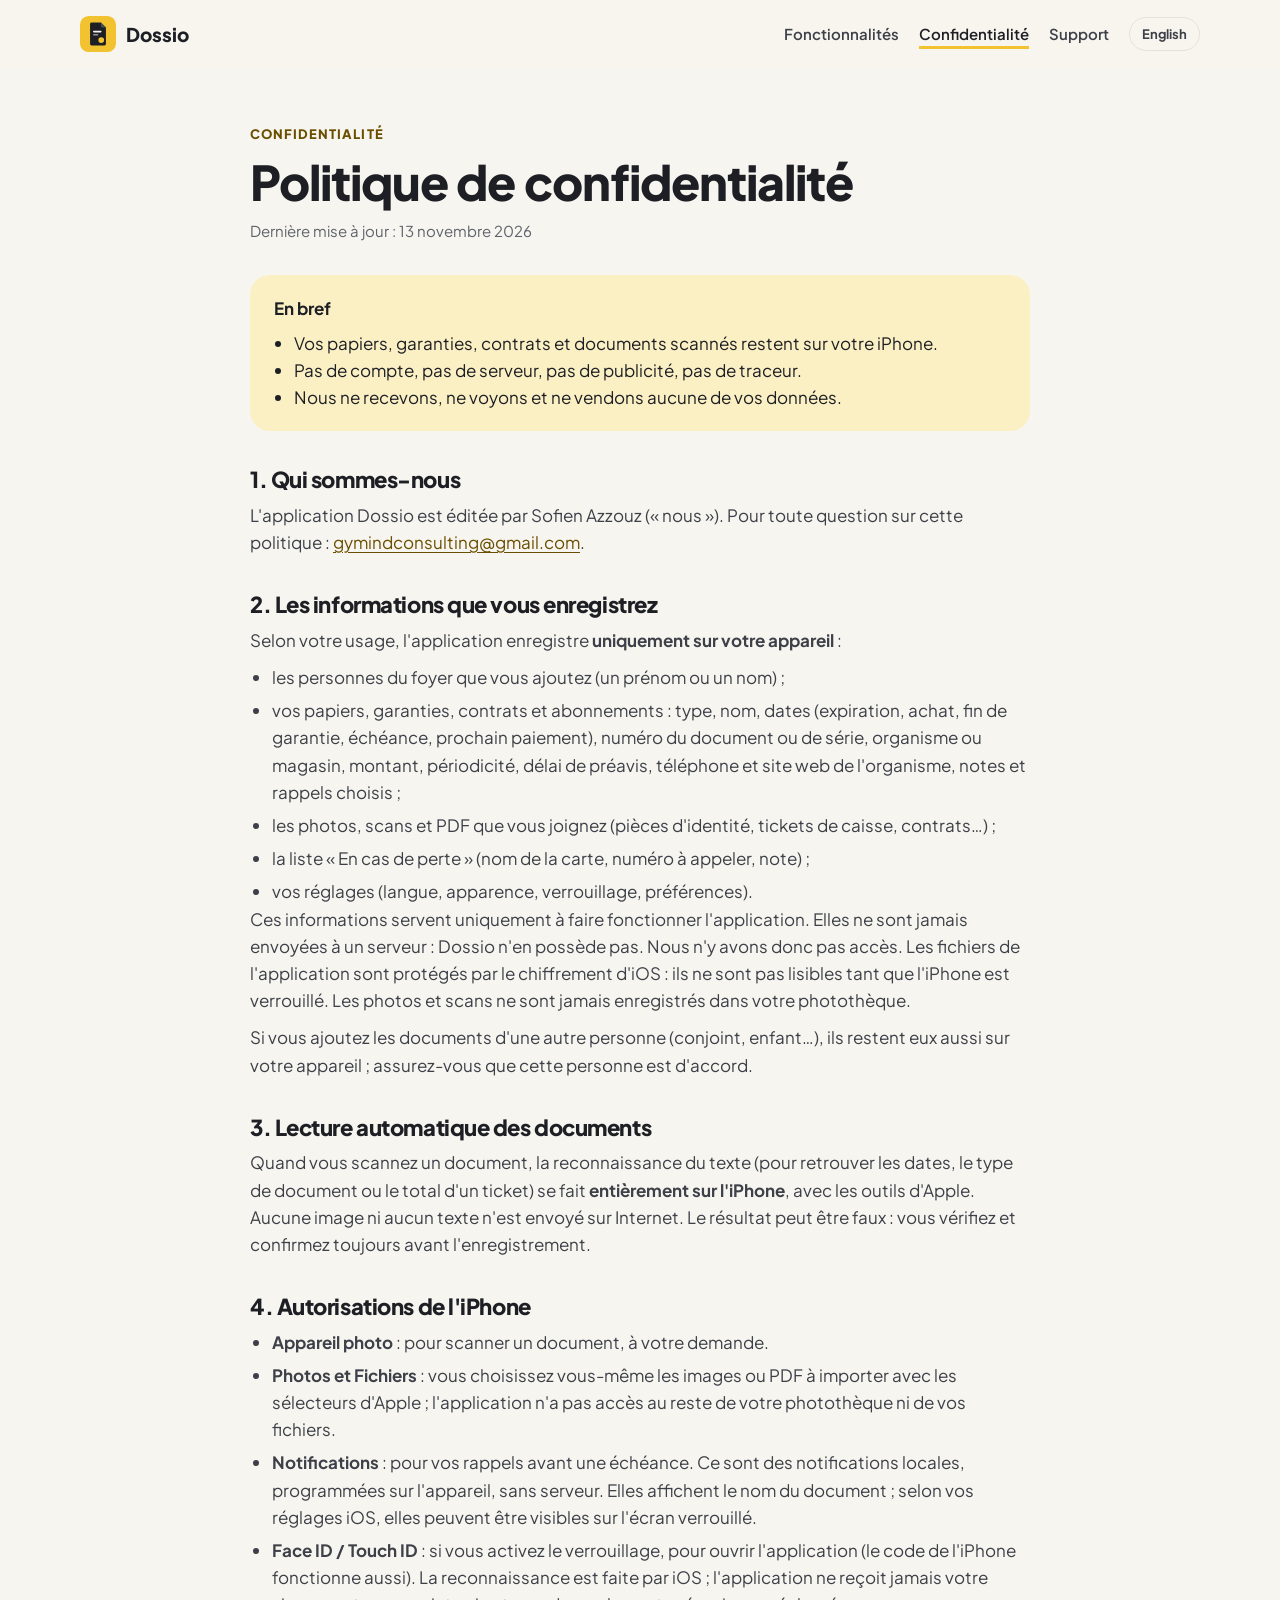
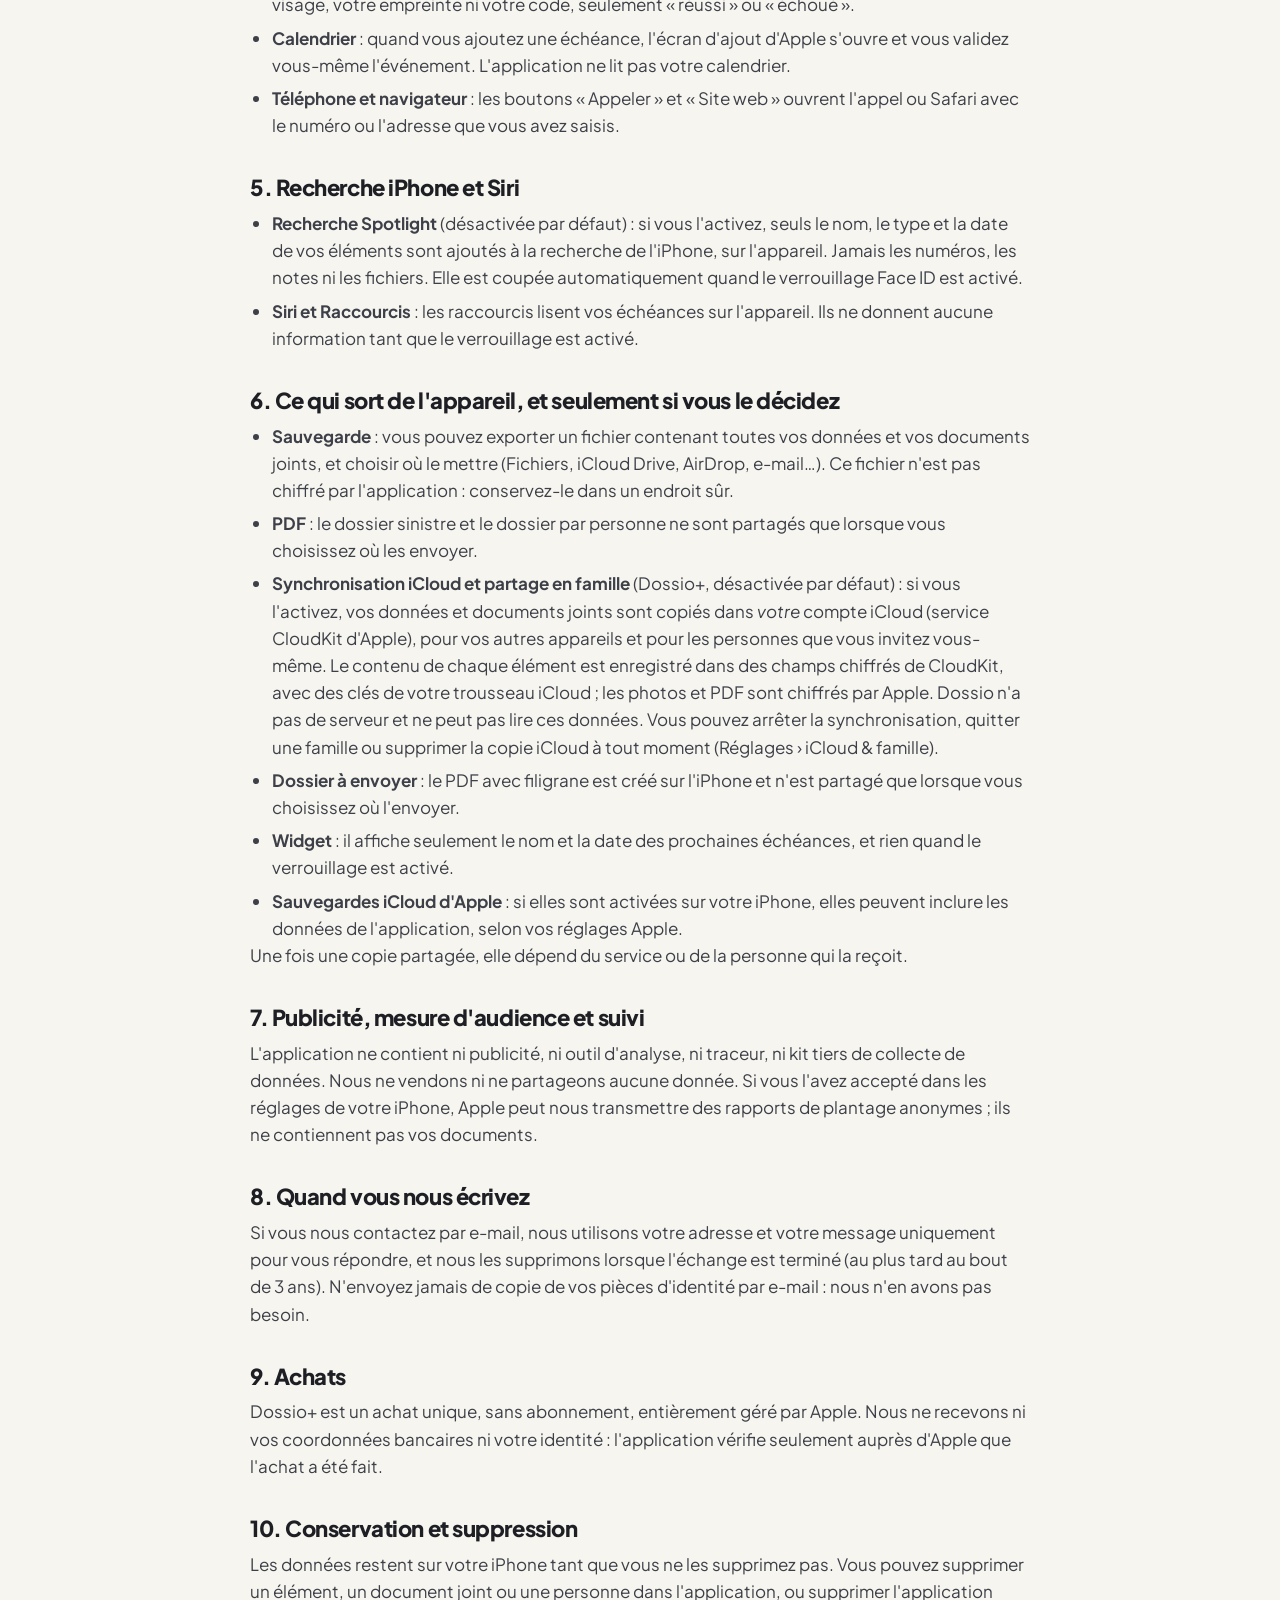
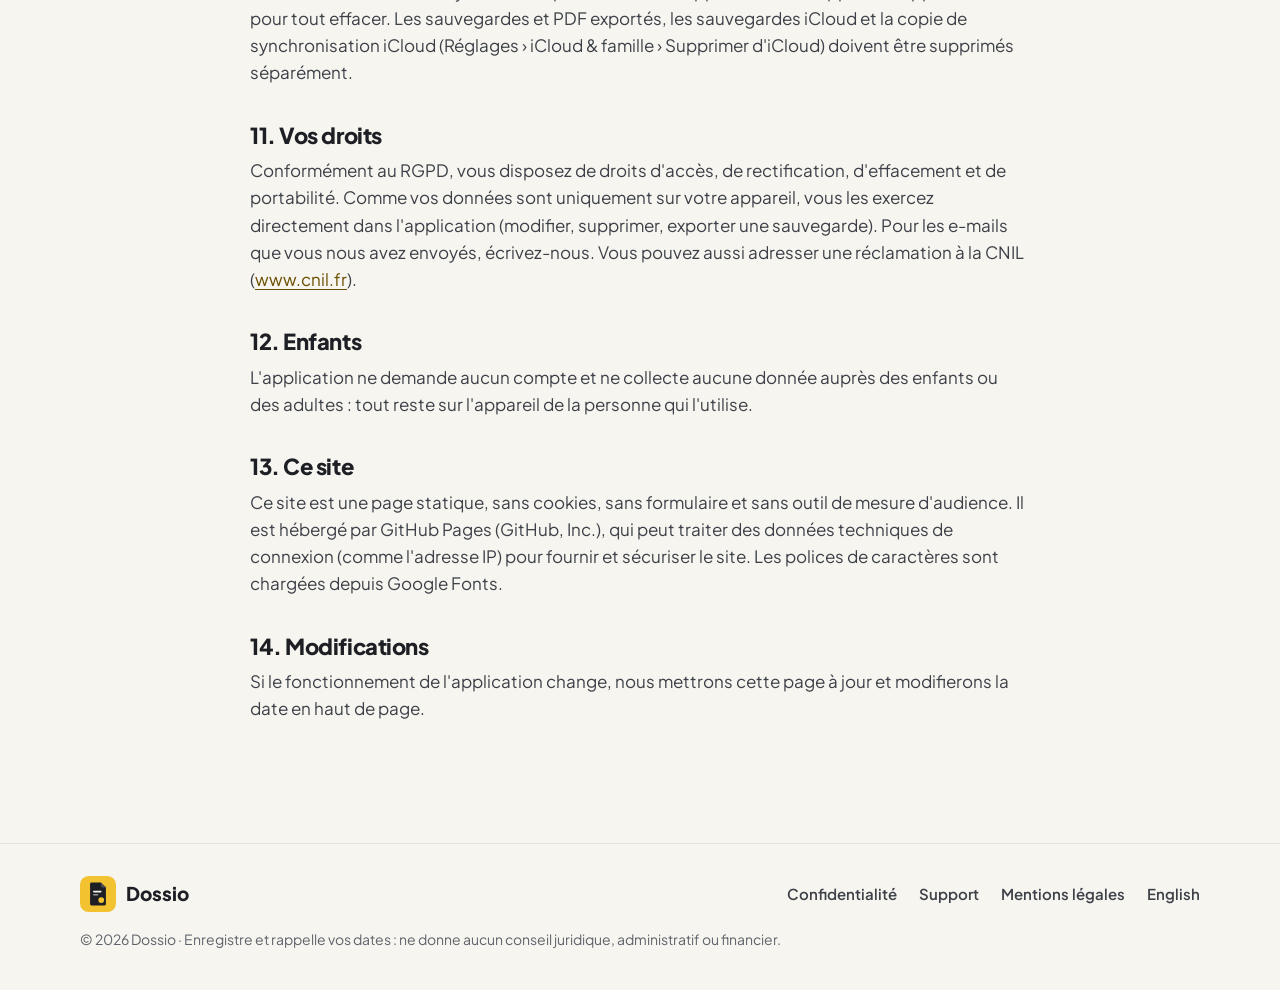
<file: privacy/index.html>
<!doctype html>
<html lang="fr">
<head>
  <meta charset="utf-8">
  <meta name="viewport" content="width=device-width, initial-scale=1">
  <title>Confidentialité — Dossio</title>
  <meta name="description" content="Politique de confidentialité de l'application Dossio : vos papiers restent sur votre iPhone.">
  <meta name="theme-color" content="#F7F5EF">
  <link rel="icon" href="../assets/favicon.svg" type="image/svg+xml">
  <link rel="alternate" hreflang="en" href="https://sofienazzouz.github.io/dossio-website/en/privacy/">
  <link rel="preconnect" href="https://fonts.googleapis.com">
  <link rel="preconnect" href="https://fonts.gstatic.com" crossorigin>
  <link rel="stylesheet" href="https://fonts.googleapis.com/css2?family=Plus+Jakarta+Sans:wght@400;600;700;800&display=swap">
  <link rel="stylesheet" href="../styles.css">
</head>
<body>
<a class="skip" href="#contenu">Aller au contenu</a>
<header class="site-header">
  <div class="wrap">
    <a class="brand" href="../"><svg class="logo" viewBox="0 0 100 100" aria-hidden="true"><rect width="100" height="100" rx="24" fill="#F2C230"/><path d="M32 18H58L72 32V78a4 4 0 0 1-4 4H32a4 4 0 0 1-4-4V22a4 4 0 0 1 4-4Z" fill="#1D1F24"/><path d="M58 18V28a4 4 0 0 0 4 4H72Z" fill="#4A4D55"/><rect x="36" y="41" width="24" height="4.5" rx="2.25" fill="#F7F5EF"/><rect x="36" y="50" width="15" height="4.5" rx="2.25" fill="#F7F5EF" opacity=".55"/><circle cx="59" cy="67" r="8" fill="#F2C230"/></svg>Dossio</a>
    <nav class="site-nav" aria-label="Navigation principale">
      <a href="../#fonctionnalites">Fonctionnalités</a>
      <a href="./" aria-current="page">Confidentialité</a>
      <a href="../support/">Support</a>
      <a class="lang" href="../en/privacy/" hreflang="en" lang="en">English</a>
    </nav>
  </div>
</header>

<main id="contenu" class="wrap page">
  <p class="eyebrow">Confidentialité</p>
  <h1>Politique de confidentialité</h1>
  <p class="updated">Dernière mise à jour : 13 novembre 2026</p>

  <div class="summary">
    <strong>En bref</strong>
    <ul>
      <li>Vos papiers, garanties, contrats et documents scannés restent sur votre iPhone.</li>
      <li>Pas de compte, pas de serveur, pas de publicité, pas de traceur.</li>
      <li>Nous ne recevons, ne voyons et ne vendons aucune de vos données.</li>
    </ul>
  </div>

  <div class="prose">
    <h2>1. Qui sommes-nous</h2>
    <p>L'application Dossio est éditée par Sofien Azzouz (« nous »). Pour toute question sur cette politique : <a href="mailto:gymindconsulting@gmail.com">gymindconsulting@gmail.com</a>.</p>

    <h2>2. Les informations que vous enregistrez</h2>
    <p>Selon votre usage, l'application enregistre <strong>uniquement sur votre appareil</strong> :</p>
    <ul>
      <li>les personnes du foyer que vous ajoutez (un prénom ou un nom) ;</li>
      <li>vos papiers, garanties, contrats et abonnements : type, nom, dates (expiration, achat, fin de garantie, échéance, prochain paiement), numéro du document ou de série, organisme ou magasin, montant, périodicité, délai de préavis, téléphone et site web de l'organisme, notes et rappels choisis ;</li>
      <li>les photos, scans et PDF que vous joignez (pièces d'identité, tickets de caisse, contrats…) ;</li>
      <li>la liste « En cas de perte » (nom de la carte, numéro à appeler, note) ;</li>
      <li>vos réglages (langue, apparence, verrouillage, préférences).</li>
    </ul>
    <p>Ces informations servent uniquement à faire fonctionner l'application. Elles ne sont jamais envoyées à un serveur : Dossio n'en possède pas. Nous n'y avons donc pas accès. Les fichiers de l'application sont protégés par le chiffrement d'iOS : ils ne sont pas lisibles tant que l'iPhone est verrouillé. Les photos et scans ne sont jamais enregistrés dans votre photothèque.</p>
    <p>Si vous ajoutez les documents d'une autre personne (conjoint, enfant…), ils restent eux aussi sur votre appareil ; assurez-vous que cette personne est d'accord.</p>

    <h2>3. Lecture automatique des documents</h2>
    <p>Quand vous scannez un document, la reconnaissance du texte (pour retrouver les dates, le type de document ou le total d'un ticket) se fait <strong>entièrement sur l'iPhone</strong>, avec les outils d'Apple. Aucune image ni aucun texte n'est envoyé sur Internet. Le résultat peut être faux : vous vérifiez et confirmez toujours avant l'enregistrement.</p>

    <h2>4. Autorisations de l'iPhone</h2>
    <ul>
      <li><strong>Appareil photo</strong> : pour scanner un document, à votre demande.</li>
      <li><strong>Photos et Fichiers</strong> : vous choisissez vous-même les images ou PDF à importer avec les sélecteurs d'Apple ; l'application n'a pas accès au reste de votre photothèque ni de vos fichiers.</li>
      <li><strong>Notifications</strong> : pour vos rappels avant une échéance. Ce sont des notifications locales, programmées sur l'appareil, sans serveur. Elles affichent le nom du document ; selon vos réglages iOS, elles peuvent être visibles sur l'écran verrouillé.</li>
      <li><strong>Face ID / Touch ID</strong> : si vous activez le verrouillage, pour ouvrir l'application (le code de l'iPhone fonctionne aussi). La reconnaissance est faite par iOS ; l'application ne reçoit jamais votre visage, votre empreinte ni votre code, seulement « réussi » ou « échoué ».</li>
      <li><strong>Calendrier</strong> : quand vous ajoutez une échéance, l'écran d'ajout d'Apple s'ouvre et vous validez vous-même l'événement. L'application ne lit pas votre calendrier.</li>
      <li><strong>Téléphone et navigateur</strong> : les boutons « Appeler » et « Site web » ouvrent l'appel ou Safari avec le numéro ou l'adresse que vous avez saisis.</li>
    </ul>

    <h2>5. Recherche iPhone et Siri</h2>
    <ul>
      <li><strong>Recherche Spotlight</strong> (désactivée par défaut) : si vous l'activez, seuls le nom, le type et la date de vos éléments sont ajoutés à la recherche de l'iPhone, sur l'appareil. Jamais les numéros, les notes ni les fichiers. Elle est coupée automatiquement quand le verrouillage Face ID est activé.</li>
      <li><strong>Siri et Raccourcis</strong> : les raccourcis lisent vos échéances sur l'appareil. Ils ne donnent aucune information tant que le verrouillage est activé.</li>
    </ul>

    <h2>6. Ce qui sort de l'appareil, et seulement si vous le décidez</h2>
    <ul>
      <li><strong>Sauvegarde</strong> : vous pouvez exporter un fichier contenant toutes vos données et vos documents joints, et choisir où le mettre (Fichiers, iCloud Drive, AirDrop, e-mail…). Ce fichier n'est pas chiffré par l'application : conservez-le dans un endroit sûr.</li>
      <li><strong>PDF</strong> : le dossier sinistre et le dossier par personne ne sont partagés que lorsque vous choisissez où les envoyer.</li>
      <li><strong>Synchronisation iCloud et partage en famille</strong> (Dossio+, désactivée par défaut) : si vous l'activez, vos données et documents joints sont copiés dans <em>votre</em> compte iCloud (service CloudKit d'Apple), pour vos autres appareils et pour les personnes que vous invitez vous-même. Le contenu de chaque élément est enregistré dans des champs chiffrés de CloudKit, avec des clés de votre trousseau iCloud ; les photos et PDF sont chiffrés par Apple. Dossio n'a pas de serveur et ne peut pas lire ces données. Vous pouvez arrêter la synchronisation, quitter une famille ou supprimer la copie iCloud à tout moment (Réglages › iCloud &amp; famille).</li>
      <li><strong>Dossier à envoyer</strong> : le PDF avec filigrane est créé sur l'iPhone et n'est partagé que lorsque vous choisissez où l'envoyer.</li>
      <li><strong>Widget</strong> : il affiche seulement le nom et la date des prochaines échéances, et rien quand le verrouillage est activé.</li>
      <li><strong>Sauvegardes iCloud d'Apple</strong> : si elles sont activées sur votre iPhone, elles peuvent inclure les données de l'application, selon vos réglages Apple.</li>
    </ul>
    <p>Une fois une copie partagée, elle dépend du service ou de la personne qui la reçoit.</p>

    <h2>7. Publicité, mesure d'audience et suivi</h2>
    <p>L'application ne contient ni publicité, ni outil d'analyse, ni traceur, ni kit tiers de collecte de données. Nous ne vendons ni ne partageons aucune donnée. Si vous l'avez accepté dans les réglages de votre iPhone, Apple peut nous transmettre des rapports de plantage anonymes ; ils ne contiennent pas vos documents.</p>

    <h2>8. Quand vous nous écrivez</h2>
    <p>Si vous nous contactez par e-mail, nous utilisons votre adresse et votre message uniquement pour vous répondre, et nous les supprimons lorsque l'échange est terminé (au plus tard au bout de 3 ans). N'envoyez jamais de copie de vos pièces d'identité par e-mail : nous n'en avons pas besoin.</p>

    <h2>9. Achats</h2>
    <p>Dossio+ est un achat unique, sans abonnement, entièrement géré par Apple. Nous ne recevons ni vos coordonnées bancaires ni votre identité : l'application vérifie seulement auprès d'Apple que l'achat a été fait.</p>

    <h2>10. Conservation et suppression</h2>
    <p>Les données restent sur votre iPhone tant que vous ne les supprimez pas. Vous pouvez supprimer un élément, un document joint ou une personne dans l'application, ou supprimer l'application pour tout effacer. Les sauvegardes et PDF exportés, les sauvegardes iCloud et la copie de synchronisation iCloud (Réglages › iCloud &amp; famille › Supprimer d'iCloud) doivent être supprimés séparément.</p>

    <h2>11. Vos droits</h2>
    <p>Conformément au RGPD, vous disposez de droits d'accès, de rectification, d'effacement et de portabilité. Comme vos données sont uniquement sur votre appareil, vous les exercez directement dans l'application (modifier, supprimer, exporter une sauvegarde). Pour les e-mails que vous nous avez envoyés, écrivez-nous. Vous pouvez aussi adresser une réclamation à la CNIL (<a href="https://www.cnil.fr">www.cnil.fr</a>).</p>

    <h2>12. Enfants</h2>
    <p>L'application ne demande aucun compte et ne collecte aucune donnée auprès des enfants ou des adultes : tout reste sur l'appareil de la personne qui l'utilise.</p>

    <h2>13. Ce site</h2>
    <p>Ce site est une page statique, sans cookies, sans formulaire et sans outil de mesure d'audience. Il est hébergé par GitHub Pages (GitHub, Inc.), qui peut traiter des données techniques de connexion (comme l'adresse IP) pour fournir et sécuriser le site. Les polices de caractères sont chargées depuis Google Fonts.</p>

    <h2>14. Modifications</h2>
    <p>Si le fonctionnement de l'application change, nous mettrons cette page à jour et modifierons la date en haut de page.</p>
  </div>
</main>

<footer class="footer">
  <div class="wrap">
    <a class="brand" href="../"><svg class="logo" viewBox="0 0 100 100" aria-hidden="true"><rect width="100" height="100" rx="24" fill="#F2C230"/><path d="M32 18H58L72 32V78a4 4 0 0 1-4 4H32a4 4 0 0 1-4-4V22a4 4 0 0 1 4-4Z" fill="#1D1F24"/><path d="M58 18V28a4 4 0 0 0 4 4H72Z" fill="#4A4D55"/><rect x="36" y="41" width="24" height="4.5" rx="2.25" fill="#F7F5EF"/><rect x="36" y="50" width="15" height="4.5" rx="2.25" fill="#F7F5EF" opacity=".55"/><circle cx="59" cy="67" r="8" fill="#F2C230"/></svg>Dossio</a>
    <nav aria-label="Liens de bas de page">
      <a href="./">Confidentialité</a>
      <a href="../support/">Support</a>
      <a href="../support/#mentions">Mentions légales</a>
      <a href="../en/privacy/" hreflang="en" lang="en">English</a>
    </nav>
    <p class="disclaimer">© 2026 Dossio · Enregistre et rappelle vos dates : ne donne aucun conseil juridique, administratif ou financier.</p>
  </div>
</footer>
</body>
</html>
</file>
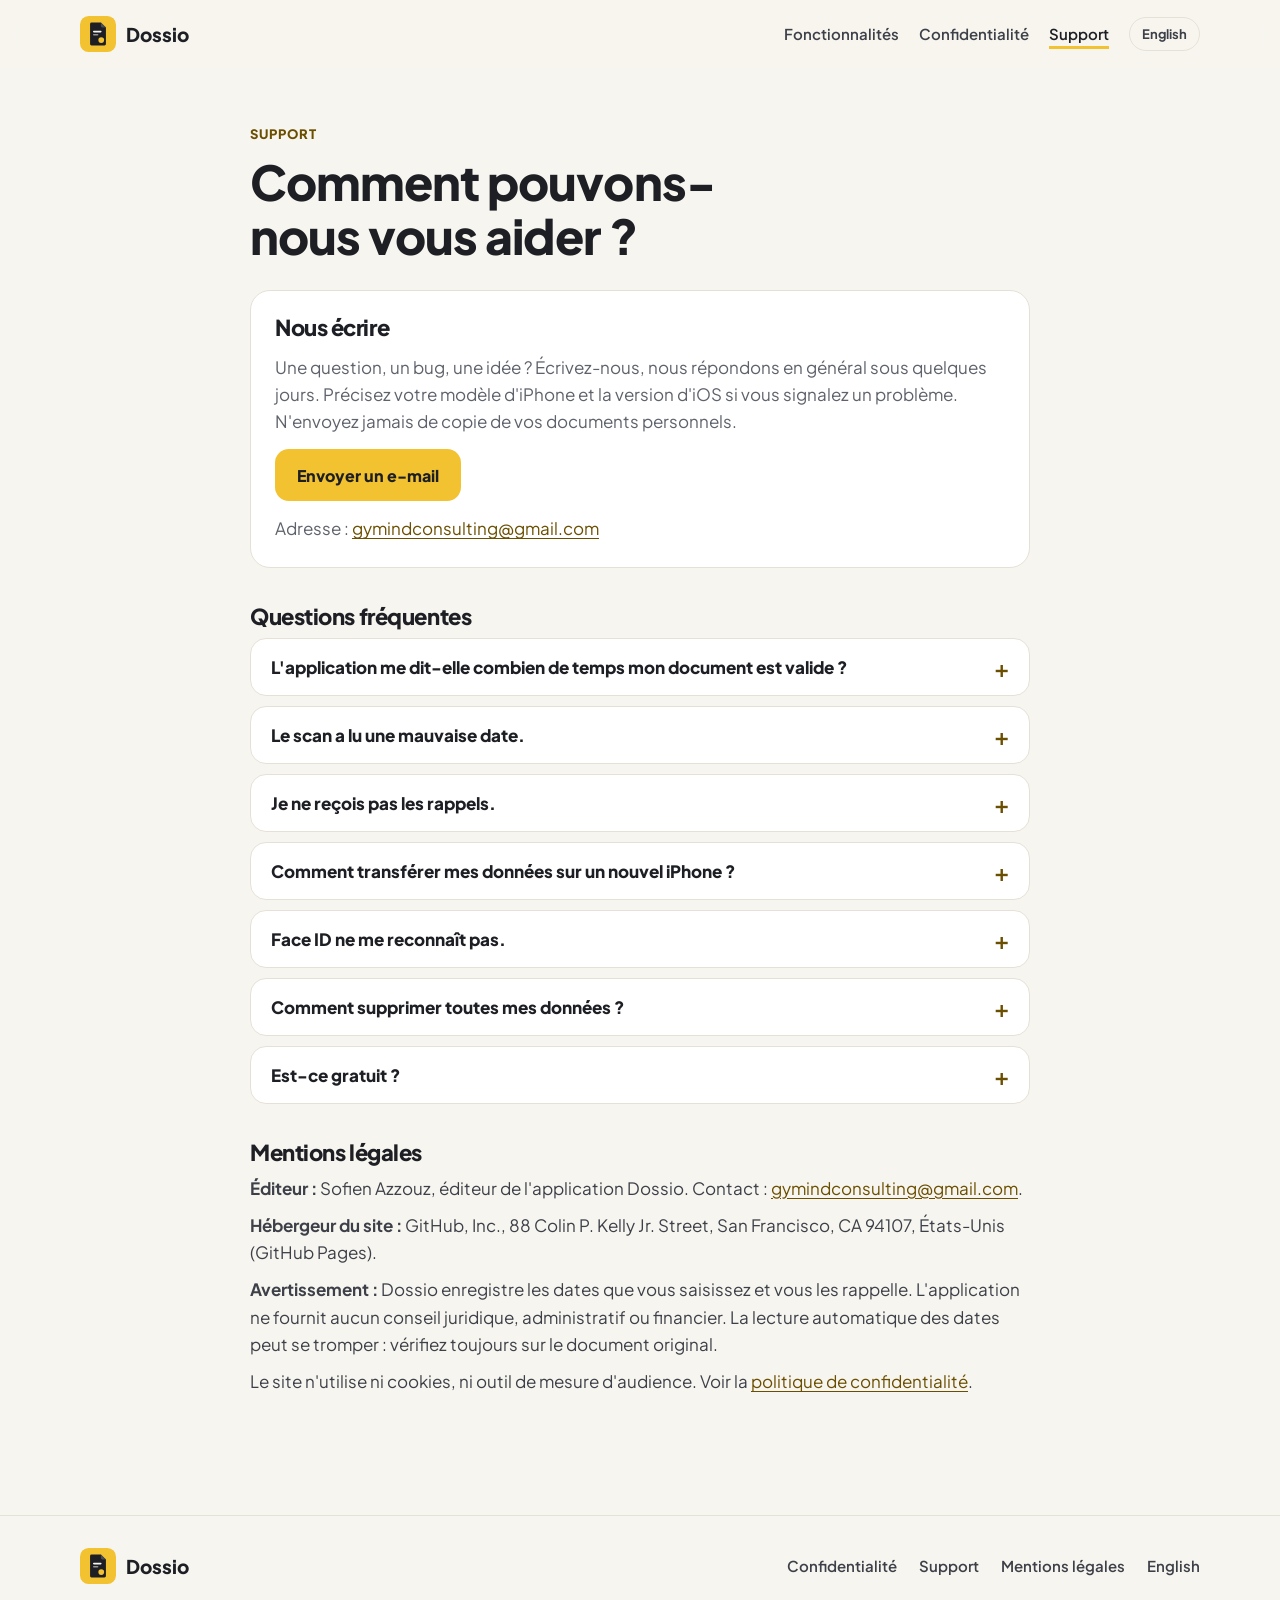
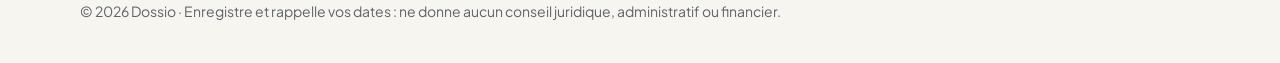
<file: support/index.html>
<!doctype html>
<html lang="fr">
<head>
  <meta charset="utf-8">
  <meta name="viewport" content="width=device-width, initial-scale=1">
  <title>Support — Dossio</title>
  <meta name="description" content="Aide, questions fréquentes, contact et mentions légales de l'application Dossio.">
  <meta name="theme-color" content="#F7F5EF">
  <link rel="icon" href="../assets/favicon.svg" type="image/svg+xml">
  <link rel="alternate" hreflang="en" href="https://sofienazzouz.github.io/dossio-website/en/support/">
  <link rel="preconnect" href="https://fonts.googleapis.com">
  <link rel="preconnect" href="https://fonts.gstatic.com" crossorigin>
  <link rel="stylesheet" href="https://fonts.googleapis.com/css2?family=Plus+Jakarta+Sans:wght@400;600;700;800&display=swap">
  <link rel="stylesheet" href="../styles.css">
</head>
<body>
<a class="skip" href="#contenu">Aller au contenu</a>
<header class="site-header">
  <div class="wrap">
    <a class="brand" href="../"><svg class="logo" viewBox="0 0 100 100" aria-hidden="true"><rect width="100" height="100" rx="24" fill="#F2C230"/><path d="M32 18H58L72 32V78a4 4 0 0 1-4 4H32a4 4 0 0 1-4-4V22a4 4 0 0 1 4-4Z" fill="#1D1F24"/><path d="M58 18V28a4 4 0 0 0 4 4H72Z" fill="#4A4D55"/><rect x="36" y="41" width="24" height="4.5" rx="2.25" fill="#F7F5EF"/><rect x="36" y="50" width="15" height="4.5" rx="2.25" fill="#F7F5EF" opacity=".55"/><circle cx="59" cy="67" r="8" fill="#F2C230"/></svg>Dossio</a>
    <nav class="site-nav" aria-label="Navigation principale">
      <a href="../#fonctionnalites">Fonctionnalités</a>
      <a href="../privacy/">Confidentialité</a>
      <a href="./" aria-current="page">Support</a>
      <a class="lang" href="../en/support/" hreflang="en" lang="en">English</a>
    </nav>
  </div>
</header>

<main id="contenu" class="wrap page">
  <p class="eyebrow">Support</p>
  <h1>Comment pouvons-nous vous aider ?</h1>

  <div class="contact-card">
    <h2 style="font-size: 22px">Nous écrire</h2>
    <p class="muted">Une question, un bug, une idée ? Écrivez-nous, nous répondons en général sous quelques jours. Précisez votre modèle d'iPhone et la version d'iOS si vous signalez un problème. N'envoyez jamais de copie de vos documents personnels.</p>
    <a class="btn btn-primary" href="mailto:gymindconsulting@gmail.com?subject=Dossio%20%E2%80%94%20Support">Envoyer un e-mail</a>
    <p class="muted">Adresse : <a href="mailto:gymindconsulting@gmail.com">gymindconsulting@gmail.com</a></p>
  </div>

  <div class="prose">
    <h2>Questions fréquentes</h2>
    <div class="faq">
      <details><summary>L'application me dit-elle combien de temps mon document est valide ?</summary><p>Non. Dossio enregistre les dates que vous saisissez (ou que vous confirmez après un scan) et vous les rappelle. Elle ne donne aucun conseil juridique, administratif ou financier : elle ne dit pas combien de temps un document est valide, ce que couvre une garantie ni comment résilier un contrat. En cas de doute, renseignez-vous auprès de l'organisme concerné ou sur <a href="https://www.service-public.fr">service-public.fr</a>.</p></details>
      <details><summary>Le scan a lu une mauvaise date.</summary><p>La lecture automatique peut se tromper (photo floue, document abîmé, plusieurs dates sur la page). Avant d'enregistrer, choisissez la bonne date ou corrigez-la à la main. Vérifiez toujours sur le document original. Le scan avec l'appareil photo n'est disponible que sur un iPhone ou un iPad réel ; vous pouvez aussi importer une photo.</p></details>
      <details><summary>Je ne reçois pas les rappels.</summary><p>Vérifiez que les notifications sont autorisées : Réglages de l'iPhone › Dossio › Notifications. Vérifiez aussi que l'élément a une date et au moins un rappel choisi. Le mode Concentration peut masquer les notifications. Pour un contrat avec préavis, le rappel arrive avant la date limite de résiliation que vous avez indiquée, pas avant l'échéance.</p></details>
      <details><summary>Comment transférer mes données sur un nouvel iPhone ?</summary><p>Dans l'app, ouvrez Réglages › Sauvegarde › Créer une sauvegarde, et enregistrez le fichier (dans Fichiers, iCloud Drive, par AirDrop…). Sur le nouvel iPhone, installez Dossio puis choisissez « Restaurer une sauvegarde » au même endroit. Ce fichier n'est pas chiffré : gardez-le en lieu sûr. Les sauvegardes iCloud de l'iPhone incluent aussi les données de l'app.</p></details>
      <details><summary>Face ID ne me reconnaît pas.</summary><p>Si Face ID échoue, l'app propose le code de votre iPhone. Vous pouvez désactiver le verrouillage dans Réglages de l'app. Pour l'activer, votre iPhone doit avoir un code.</p></details>
      <details><summary>Comment supprimer toutes mes données ?</summary><p>Supprimez les éléments dans l'app, ou supprimez simplement l'application de votre iPhone : toutes les données et tous les documents qu'elle contient sont effacés. Pensez aussi aux sauvegardes et PDF que vous avez exportés.</p></details>
      <details><summary>Est-ce gratuit ?</summary><p>Oui : pour une personne et jusqu'à 15 éléments, l'essentiel est gratuit et sans publicité (scan et lecture des dates, rappels, bouton « J'ai renouvelé ce papier », ajout au Calendrier, Siri, sauvegarde, verrouillage Face ID, liste « En cas de perte »…). Dossio+ ajoute les profils famille, les éléments illimités, les PDF (dossier sinistre, dossier par personne), la préparation d'un voyage, les totaux des coûts et le calendrier de l'année, pour un <strong>paiement unique de 2,99 €, sans abonnement</strong>. Le premier mois, tout est débloqué gratuitement. Déjà acheté sur un autre iPhone ? Ouvrez l'écran Dossio+ dans l'app et touchez « Restaurer mon achat ».</p></details>
    </div>

    <h2 id="mentions">Mentions légales</h2>
    <p><strong>Éditeur :</strong> Sofien Azzouz, éditeur de l'application Dossio. Contact : <a href="mailto:gymindconsulting@gmail.com">gymindconsulting@gmail.com</a>.</p>
    <p><strong>Hébergeur du site :</strong> GitHub, Inc., 88 Colin P. Kelly Jr. Street, San Francisco, CA 94107, États-Unis (GitHub Pages).</p>
    <p><strong>Avertissement :</strong> Dossio enregistre les dates que vous saisissez et vous les rappelle. L'application ne fournit aucun conseil juridique, administratif ou financier. La lecture automatique des dates peut se tromper : vérifiez toujours sur le document original.</p>
    <p>Le site n'utilise ni cookies, ni outil de mesure d'audience. Voir la <a href="../privacy/">politique de confidentialité</a>.</p>
  </div>
</main>

<footer class="footer">
  <div class="wrap">
    <a class="brand" href="../"><svg class="logo" viewBox="0 0 100 100" aria-hidden="true"><rect width="100" height="100" rx="24" fill="#F2C230"/><path d="M32 18H58L72 32V78a4 4 0 0 1-4 4H32a4 4 0 0 1-4-4V22a4 4 0 0 1 4-4Z" fill="#1D1F24"/><path d="M58 18V28a4 4 0 0 0 4 4H72Z" fill="#4A4D55"/><rect x="36" y="41" width="24" height="4.5" rx="2.25" fill="#F7F5EF"/><rect x="36" y="50" width="15" height="4.5" rx="2.25" fill="#F7F5EF" opacity=".55"/><circle cx="59" cy="67" r="8" fill="#F2C230"/></svg>Dossio</a>
    <nav aria-label="Liens de bas de page">
      <a href="../privacy/">Confidentialité</a>
      <a href="./">Support</a>
      <a href="#mentions">Mentions légales</a>
      <a href="../en/support/" hreflang="en" lang="en">English</a>
    </nav>
    <p class="disclaimer">© 2026 Dossio · Enregistre et rappelle vos dates : ne donne aucun conseil juridique, administratif ou financier.</p>
  </div>
</footer>
</body>
</html>
</file>
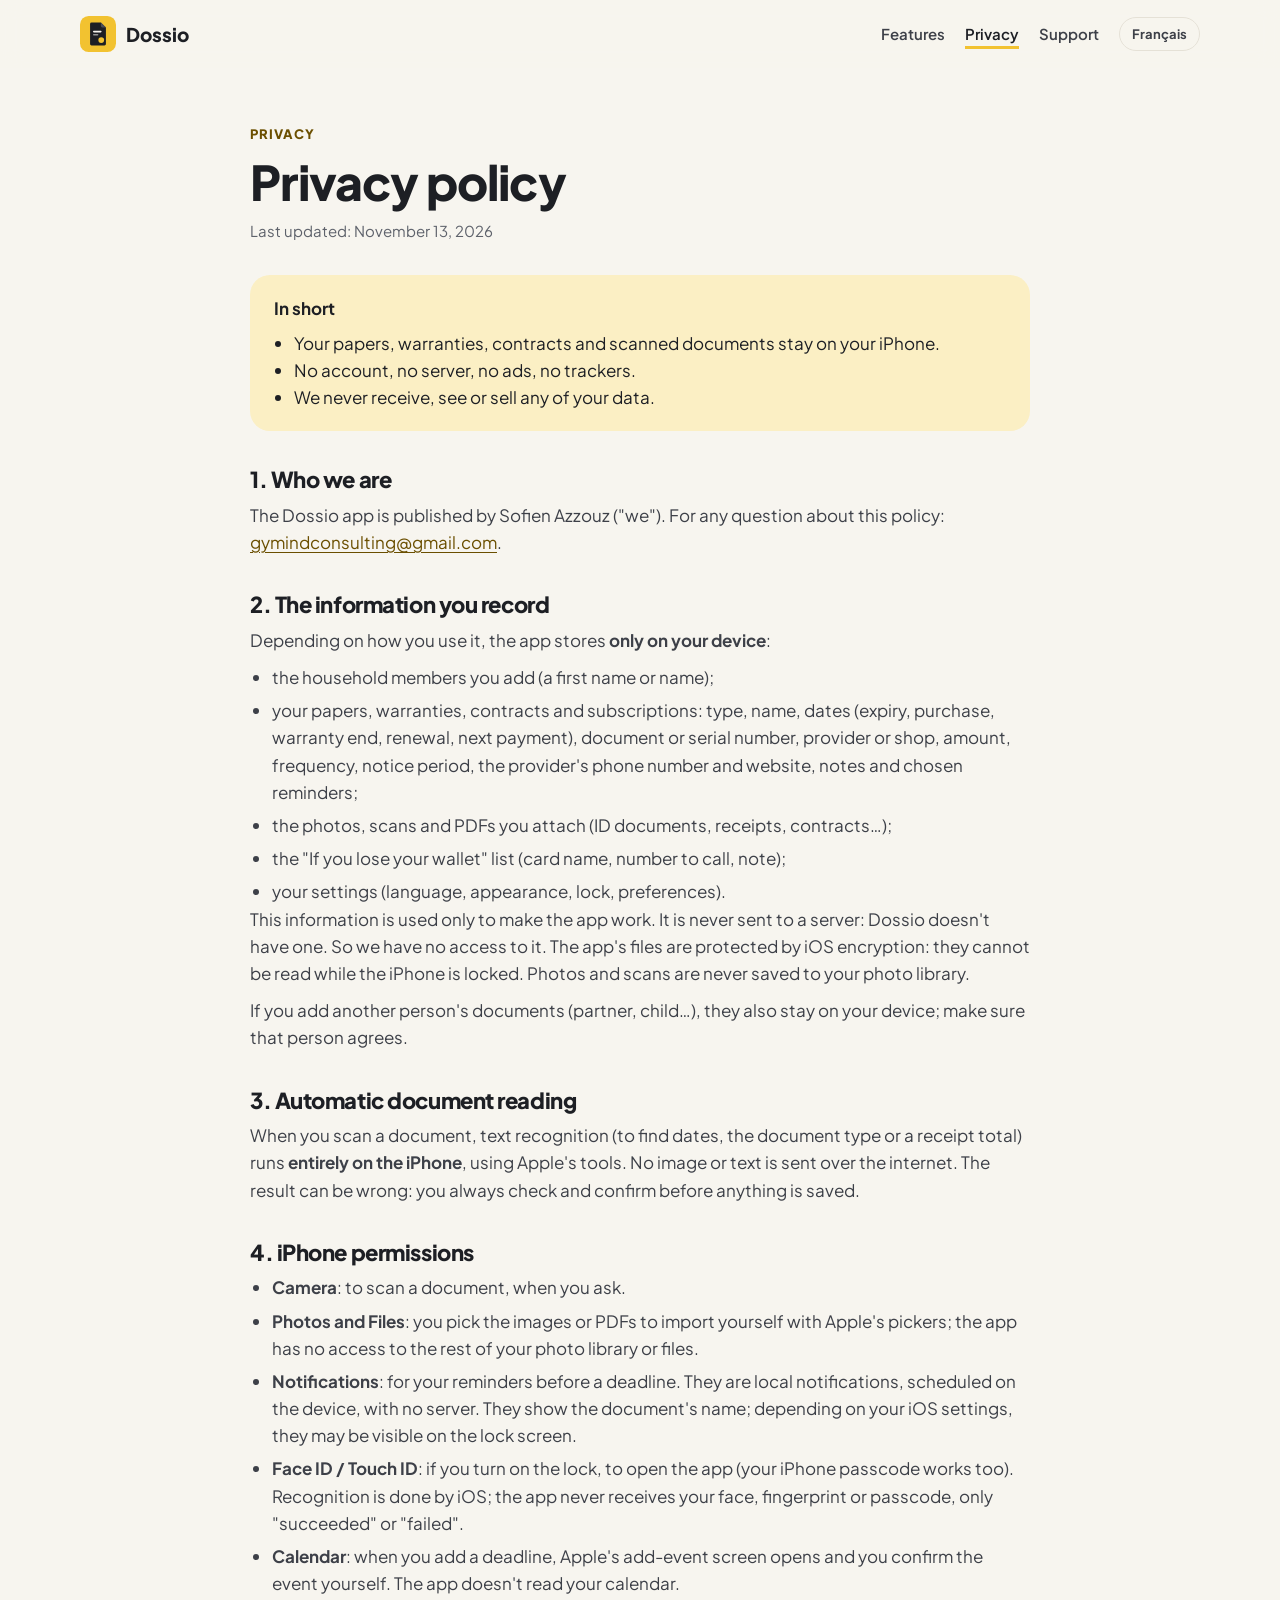
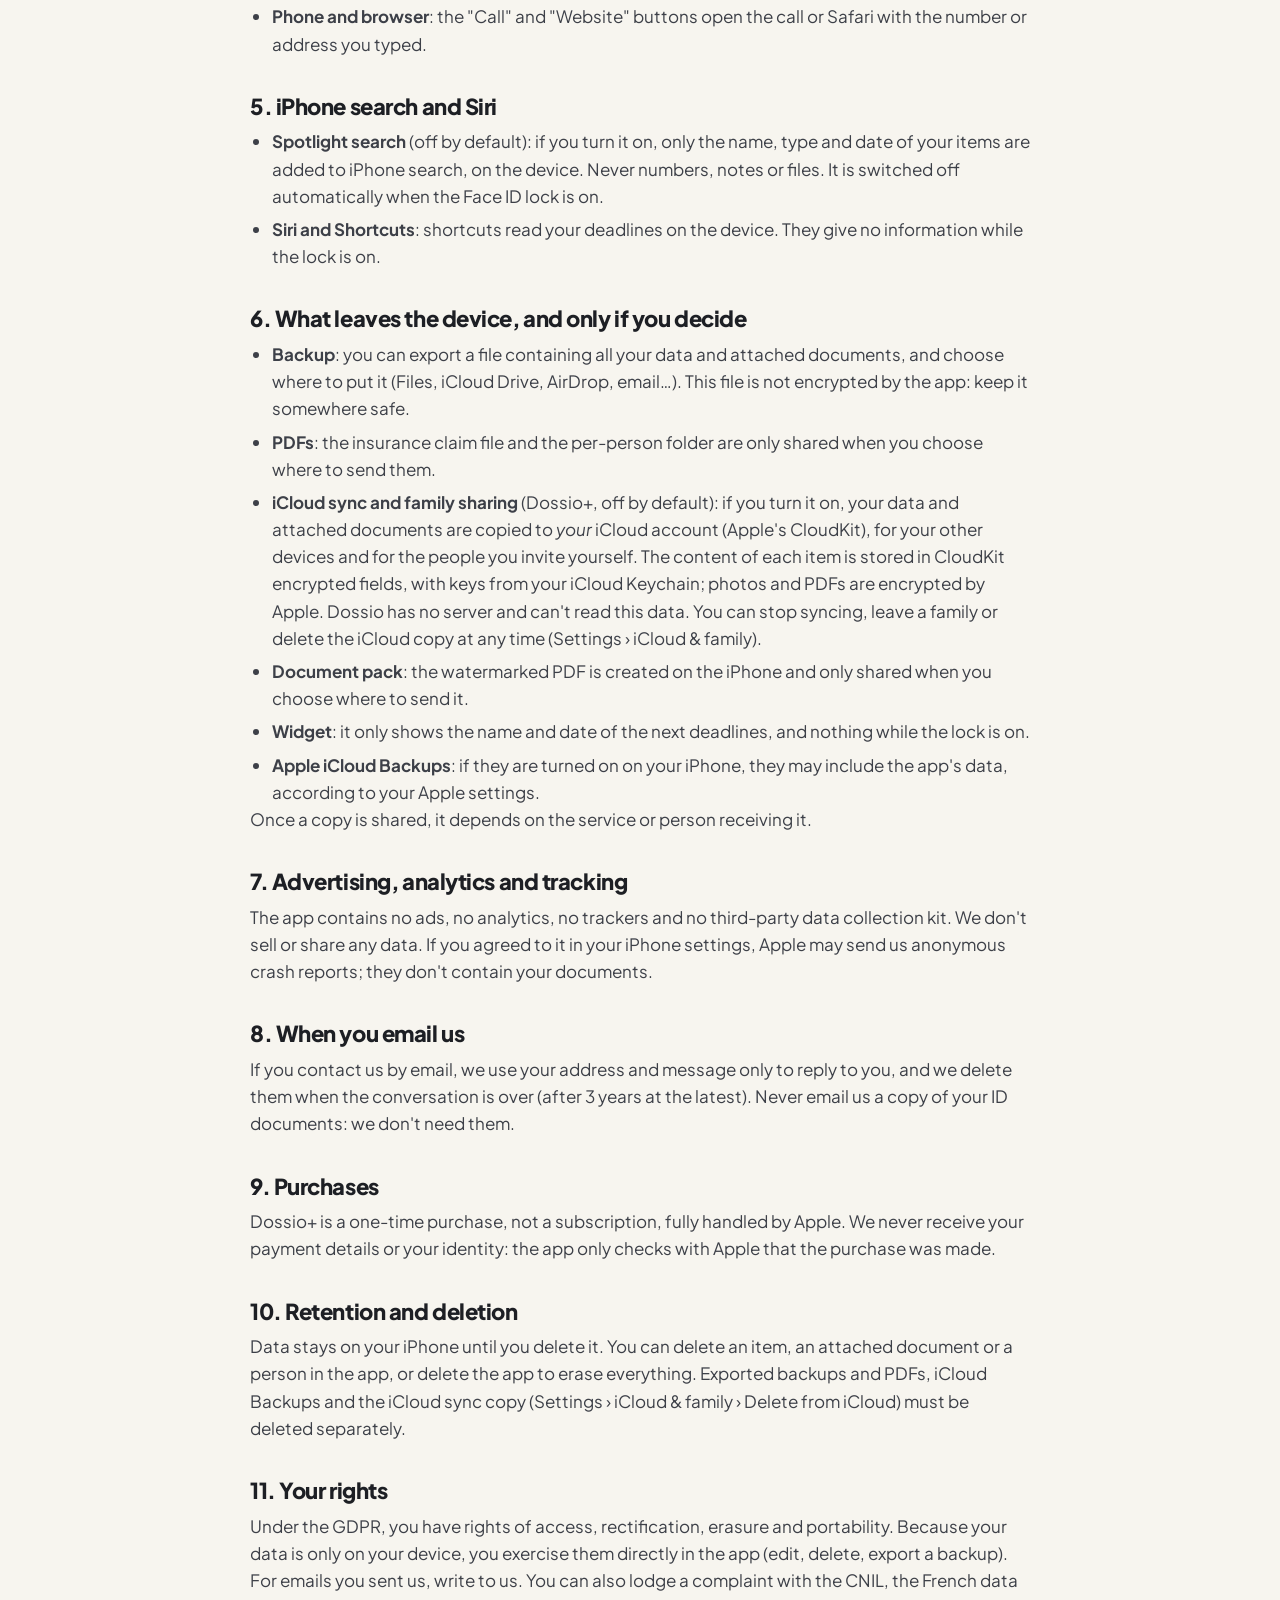
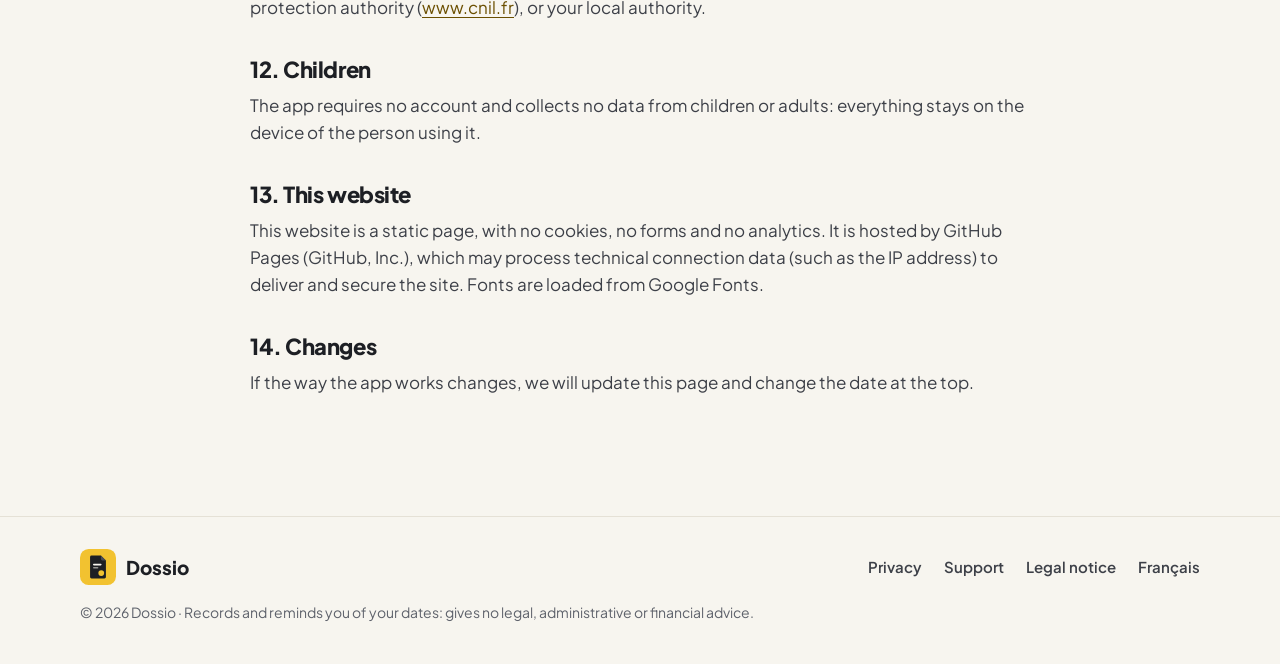
<file: en/privacy/index.html>
<!doctype html>
<html lang="en">
<head>
  <meta charset="utf-8">
  <meta name="viewport" content="width=device-width, initial-scale=1">
  <title>Privacy — Dossio</title>
  <meta name="description" content="Privacy policy of the Dossio app: your papers stay on your iPhone.">
  <meta name="theme-color" content="#F7F5EF">
  <link rel="icon" href="../../assets/favicon.svg" type="image/svg+xml">
  <link rel="alternate" hreflang="fr" href="https://sofienazzouz.github.io/dossio-website/privacy/">
  <link rel="preconnect" href="https://fonts.googleapis.com">
  <link rel="preconnect" href="https://fonts.gstatic.com" crossorigin>
  <link rel="stylesheet" href="https://fonts.googleapis.com/css2?family=Plus+Jakarta+Sans:wght@400;600;700;800&display=swap">
  <link rel="stylesheet" href="../../styles.css">
</head>
<body>
<a class="skip" href="#content">Skip to content</a>
<header class="site-header">
  <div class="wrap">
    <a class="brand" href="../"><svg class="logo" viewBox="0 0 100 100" aria-hidden="true"><rect width="100" height="100" rx="24" fill="#F2C230"/><path d="M32 18H58L72 32V78a4 4 0 0 1-4 4H32a4 4 0 0 1-4-4V22a4 4 0 0 1 4-4Z" fill="#1D1F24"/><path d="M58 18V28a4 4 0 0 0 4 4H72Z" fill="#4A4D55"/><rect x="36" y="41" width="24" height="4.5" rx="2.25" fill="#F7F5EF"/><rect x="36" y="50" width="15" height="4.5" rx="2.25" fill="#F7F5EF" opacity=".55"/><circle cx="59" cy="67" r="8" fill="#F2C230"/></svg>Dossio</a>
    <nav class="site-nav" aria-label="Main navigation">
      <a href="../#features">Features</a>
      <a href="./" aria-current="page">Privacy</a>
      <a href="../support/">Support</a>
      <a class="lang" href="../../privacy/" hreflang="fr" lang="fr">Français</a>
    </nav>
  </div>
</header>

<main id="content" class="wrap page">
  <p class="eyebrow">Privacy</p>
  <h1>Privacy policy</h1>
  <p class="updated">Last updated: November 13, 2026</p>

  <div class="summary">
    <strong>In short</strong>
    <ul>
      <li>Your papers, warranties, contracts and scanned documents stay on your iPhone.</li>
      <li>No account, no server, no ads, no trackers.</li>
      <li>We never receive, see or sell any of your data.</li>
    </ul>
  </div>

  <div class="prose">
    <h2>1. Who we are</h2>
    <p>The Dossio app is published by Sofien Azzouz ("we"). For any question about this policy: <a href="mailto:gymindconsulting@gmail.com">gymindconsulting@gmail.com</a>.</p>

    <h2>2. The information you record</h2>
    <p>Depending on how you use it, the app stores <strong>only on your device</strong>:</p>
    <ul>
      <li>the household members you add (a first name or name);</li>
      <li>your papers, warranties, contracts and subscriptions: type, name, dates (expiry, purchase, warranty end, renewal, next payment), document or serial number, provider or shop, amount, frequency, notice period, the provider's phone number and website, notes and chosen reminders;</li>
      <li>the photos, scans and PDFs you attach (ID documents, receipts, contracts…);</li>
      <li>the "If you lose your wallet" list (card name, number to call, note);</li>
      <li>your settings (language, appearance, lock, preferences).</li>
    </ul>
    <p>This information is used only to make the app work. It is never sent to a server: Dossio doesn't have one. So we have no access to it. The app's files are protected by iOS encryption: they cannot be read while the iPhone is locked. Photos and scans are never saved to your photo library.</p>
    <p>If you add another person's documents (partner, child…), they also stay on your device; make sure that person agrees.</p>

    <h2>3. Automatic document reading</h2>
    <p>When you scan a document, text recognition (to find dates, the document type or a receipt total) runs <strong>entirely on the iPhone</strong>, using Apple's tools. No image or text is sent over the internet. The result can be wrong: you always check and confirm before anything is saved.</p>

    <h2>4. iPhone permissions</h2>
    <ul>
      <li><strong>Camera</strong>: to scan a document, when you ask.</li>
      <li><strong>Photos and Files</strong>: you pick the images or PDFs to import yourself with Apple's pickers; the app has no access to the rest of your photo library or files.</li>
      <li><strong>Notifications</strong>: for your reminders before a deadline. They are local notifications, scheduled on the device, with no server. They show the document's name; depending on your iOS settings, they may be visible on the lock screen.</li>
      <li><strong>Face ID / Touch ID</strong>: if you turn on the lock, to open the app (your iPhone passcode works too). Recognition is done by iOS; the app never receives your face, fingerprint or passcode, only "succeeded" or "failed".</li>
      <li><strong>Calendar</strong>: when you add a deadline, Apple's add-event screen opens and you confirm the event yourself. The app doesn't read your calendar.</li>
      <li><strong>Phone and browser</strong>: the "Call" and "Website" buttons open the call or Safari with the number or address you typed.</li>
    </ul>

    <h2>5. iPhone search and Siri</h2>
    <ul>
      <li><strong>Spotlight search</strong> (off by default): if you turn it on, only the name, type and date of your items are added to iPhone search, on the device. Never numbers, notes or files. It is switched off automatically when the Face ID lock is on.</li>
      <li><strong>Siri and Shortcuts</strong>: shortcuts read your deadlines on the device. They give no information while the lock is on.</li>
    </ul>

    <h2>6. What leaves the device, and only if you decide</h2>
    <ul>
      <li><strong>Backup</strong>: you can export a file containing all your data and attached documents, and choose where to put it (Files, iCloud Drive, AirDrop, email…). This file is not encrypted by the app: keep it somewhere safe.</li>
      <li><strong>PDFs</strong>: the insurance claim file and the per-person folder are only shared when you choose where to send them.</li>
      <li><strong>iCloud sync and family sharing</strong> (Dossio+, off by default): if you turn it on, your data and attached documents are copied to <em>your</em> iCloud account (Apple's CloudKit), for your other devices and for the people you invite yourself. The content of each item is stored in CloudKit encrypted fields, with keys from your iCloud Keychain; photos and PDFs are encrypted by Apple. Dossio has no server and can't read this data. You can stop syncing, leave a family or delete the iCloud copy at any time (Settings › iCloud &amp; family).</li>
      <li><strong>Document pack</strong>: the watermarked PDF is created on the iPhone and only shared when you choose where to send it.</li>
      <li><strong>Widget</strong>: it only shows the name and date of the next deadlines, and nothing while the lock is on.</li>
      <li><strong>Apple iCloud Backups</strong>: if they are turned on on your iPhone, they may include the app's data, according to your Apple settings.</li>
    </ul>
    <p>Once a copy is shared, it depends on the service or person receiving it.</p>

    <h2>7. Advertising, analytics and tracking</h2>
    <p>The app contains no ads, no analytics, no trackers and no third-party data collection kit. We don't sell or share any data. If you agreed to it in your iPhone settings, Apple may send us anonymous crash reports; they don't contain your documents.</p>

    <h2>8. When you email us</h2>
    <p>If you contact us by email, we use your address and message only to reply to you, and we delete them when the conversation is over (after 3 years at the latest). Never email us a copy of your ID documents: we don't need them.</p>

    <h2>9. Purchases</h2>
    <p>Dossio+ is a one-time purchase, not a subscription, fully handled by Apple. We never receive your payment details or your identity: the app only checks with Apple that the purchase was made.</p>

    <h2>10. Retention and deletion</h2>
    <p>Data stays on your iPhone until you delete it. You can delete an item, an attached document or a person in the app, or delete the app to erase everything. Exported backups and PDFs, iCloud Backups and the iCloud sync copy (Settings › iCloud &amp; family › Delete from iCloud) must be deleted separately.</p>

    <h2>11. Your rights</h2>
    <p>Under the GDPR, you have rights of access, rectification, erasure and portability. Because your data is only on your device, you exercise them directly in the app (edit, delete, export a backup). For emails you sent us, write to us. You can also lodge a complaint with the CNIL, the French data protection authority (<a href="https://www.cnil.fr">www.cnil.fr</a>), or your local authority.</p>

    <h2>12. Children</h2>
    <p>The app requires no account and collects no data from children or adults: everything stays on the device of the person using it.</p>

    <h2>13. This website</h2>
    <p>This website is a static page, with no cookies, no forms and no analytics. It is hosted by GitHub Pages (GitHub, Inc.), which may process technical connection data (such as the IP address) to deliver and secure the site. Fonts are loaded from Google Fonts.</p>

    <h2>14. Changes</h2>
    <p>If the way the app works changes, we will update this page and change the date at the top.</p>
  </div>
</main>

<footer class="footer">
  <div class="wrap">
    <a class="brand" href="../"><svg class="logo" viewBox="0 0 100 100" aria-hidden="true"><rect width="100" height="100" rx="24" fill="#F2C230"/><path d="M32 18H58L72 32V78a4 4 0 0 1-4 4H32a4 4 0 0 1-4-4V22a4 4 0 0 1 4-4Z" fill="#1D1F24"/><path d="M58 18V28a4 4 0 0 0 4 4H72Z" fill="#4A4D55"/><rect x="36" y="41" width="24" height="4.5" rx="2.25" fill="#F7F5EF"/><rect x="36" y="50" width="15" height="4.5" rx="2.25" fill="#F7F5EF" opacity=".55"/><circle cx="59" cy="67" r="8" fill="#F2C230"/></svg>Dossio</a>
    <nav aria-label="Footer links">
      <a href="./">Privacy</a>
      <a href="../support/">Support</a>
      <a href="../support/#legal">Legal notice</a>
      <a href="../../privacy/" hreflang="fr" lang="fr">Français</a>
    </nav>
    <p class="disclaimer">© 2026 Dossio · Records and reminds you of your dates: gives no legal, administrative or financial advice.</p>
  </div>
</footer>
</body>
</html>
</file>
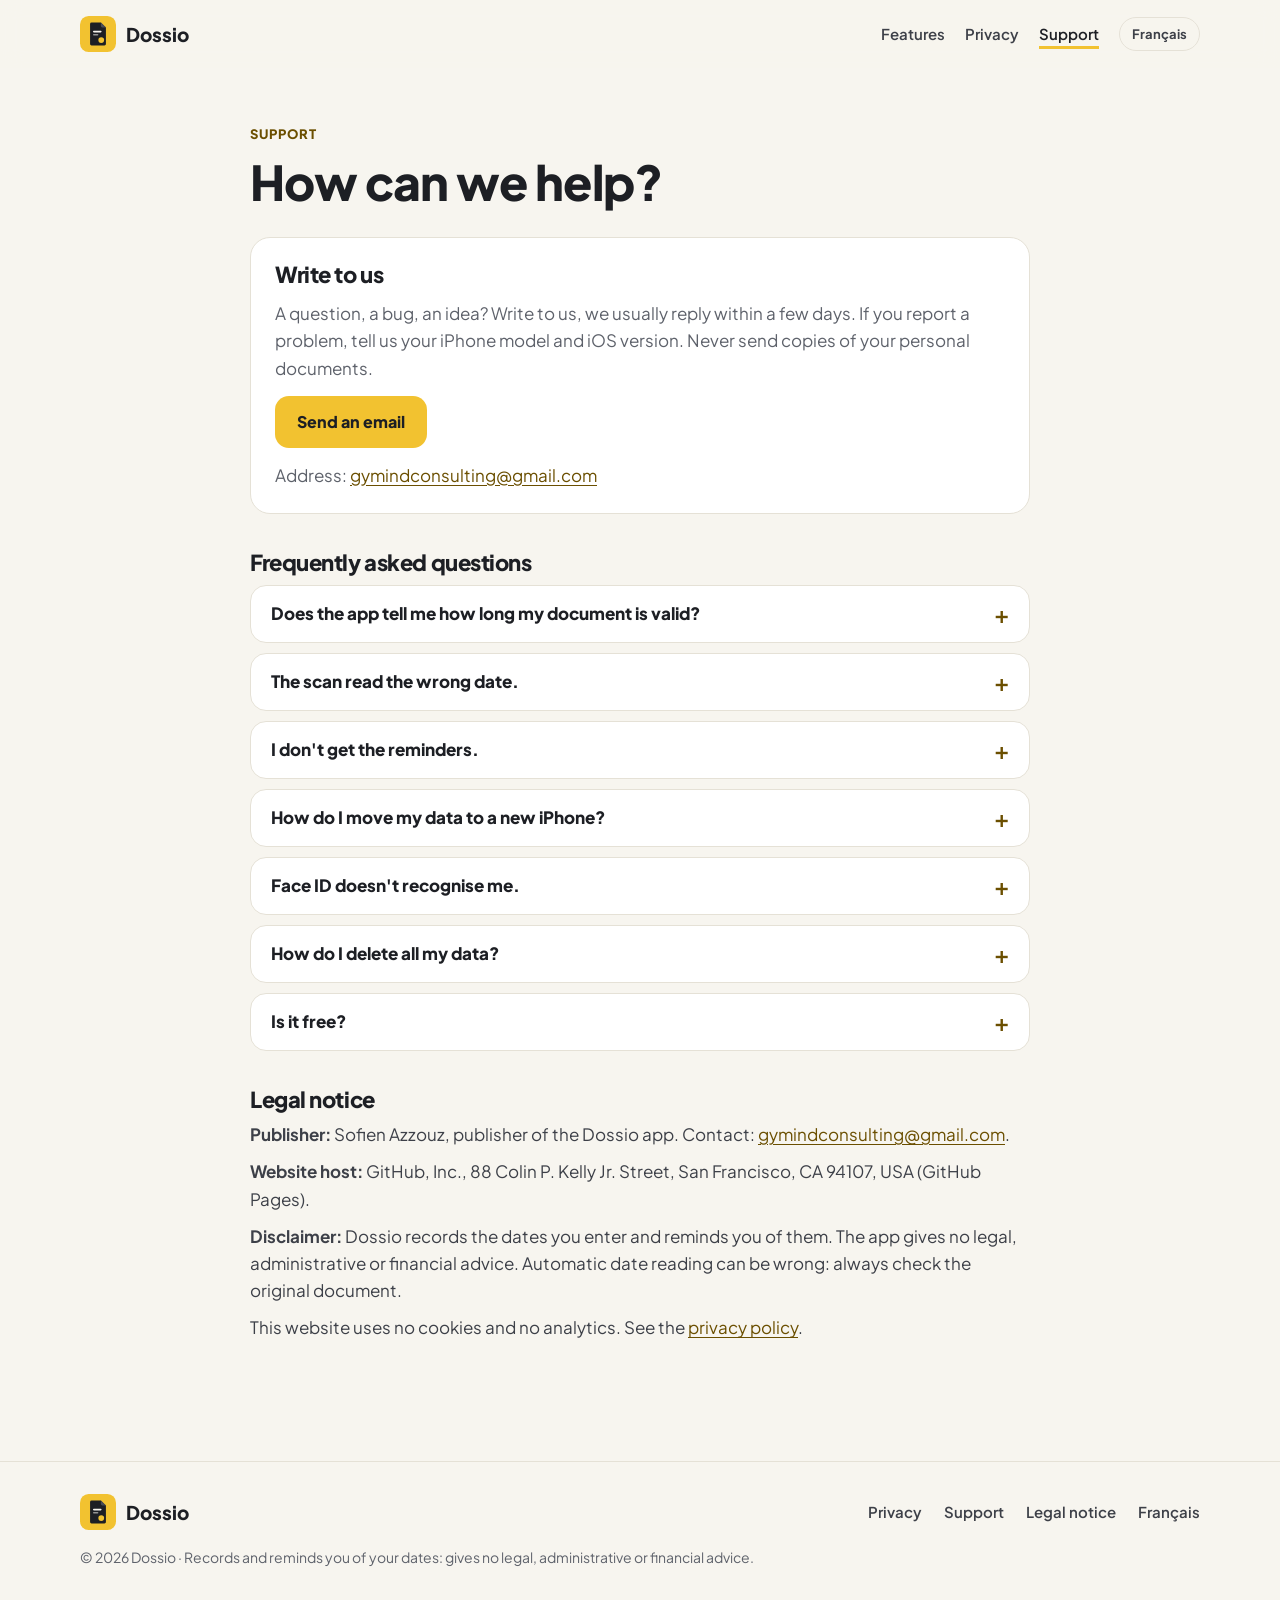
<file: en/support/index.html>
<!doctype html>
<html lang="en">
<head>
  <meta charset="utf-8">
  <meta name="viewport" content="width=device-width, initial-scale=1">
  <title>Support — Dossio</title>
  <meta name="description" content="Help, frequently asked questions, contact and legal notice for the Dossio app.">
  <meta name="theme-color" content="#F7F5EF">
  <link rel="icon" href="../../assets/favicon.svg" type="image/svg+xml">
  <link rel="alternate" hreflang="fr" href="https://sofienazzouz.github.io/dossio-website/support/">
  <link rel="preconnect" href="https://fonts.googleapis.com">
  <link rel="preconnect" href="https://fonts.gstatic.com" crossorigin>
  <link rel="stylesheet" href="https://fonts.googleapis.com/css2?family=Plus+Jakarta+Sans:wght@400;600;700;800&display=swap">
  <link rel="stylesheet" href="../../styles.css">
</head>
<body>
<a class="skip" href="#content">Skip to content</a>
<header class="site-header">
  <div class="wrap">
    <a class="brand" href="../"><svg class="logo" viewBox="0 0 100 100" aria-hidden="true"><rect width="100" height="100" rx="24" fill="#F2C230"/><path d="M32 18H58L72 32V78a4 4 0 0 1-4 4H32a4 4 0 0 1-4-4V22a4 4 0 0 1 4-4Z" fill="#1D1F24"/><path d="M58 18V28a4 4 0 0 0 4 4H72Z" fill="#4A4D55"/><rect x="36" y="41" width="24" height="4.5" rx="2.25" fill="#F7F5EF"/><rect x="36" y="50" width="15" height="4.5" rx="2.25" fill="#F7F5EF" opacity=".55"/><circle cx="59" cy="67" r="8" fill="#F2C230"/></svg>Dossio</a>
    <nav class="site-nav" aria-label="Main navigation">
      <a href="../#features">Features</a>
      <a href="../privacy/">Privacy</a>
      <a href="./" aria-current="page">Support</a>
      <a class="lang" href="../../support/" hreflang="fr" lang="fr">Français</a>
    </nav>
  </div>
</header>

<main id="content" class="wrap page">
  <p class="eyebrow">Support</p>
  <h1>How can we help?</h1>

  <div class="contact-card">
    <h2 style="font-size: 22px">Write to us</h2>
    <p class="muted">A question, a bug, an idea? Write to us, we usually reply within a few days. If you report a problem, tell us your iPhone model and iOS version. Never send copies of your personal documents.</p>
    <a class="btn btn-primary" href="mailto:gymindconsulting@gmail.com?subject=Dossio%20%E2%80%94%20Support">Send an email</a>
    <p class="muted">Address: <a href="mailto:gymindconsulting@gmail.com">gymindconsulting@gmail.com</a></p>
  </div>

  <div class="prose">
    <h2>Frequently asked questions</h2>
    <div class="faq">
      <details><summary>Does the app tell me how long my document is valid?</summary><p>No. Dossio records the dates you type (or confirm after a scan) and reminds you of them. It gives no legal, administrative or financial advice: it doesn't say how long a document is valid, what a warranty covers or how to cancel a contract. If in doubt, check with the organisation concerned.</p></details>
      <details><summary>The scan read the wrong date.</summary><p>Automatic reading can be wrong (blurry photo, damaged document, several dates on the page). Before saving, pick the right date or fix it by hand. Always check the original document. Scanning with the camera only works on a real iPhone or iPad; you can also import a photo.</p></details>
      <details><summary>I don't get the reminders.</summary><p>Check that notifications are allowed: iPhone Settings › Dossio › Notifications. Also check that the item has a date and at least one reminder chosen. A Focus mode can hide notifications. For a contract with a notice period, the reminder comes before the cancellation deadline you entered, not before the renewal date.</p></details>
      <details><summary>How do I move my data to a new iPhone?</summary><p>In the app, open Settings › Backup › Create a backup, and save the file (to Files, iCloud Drive, via AirDrop…). On the new iPhone, install Dossio and choose "Restore a backup" in the same place. This file is not encrypted: keep it somewhere safe. iPhone iCloud Backups also include the app's data.</p></details>
      <details><summary>Face ID doesn't recognise me.</summary><p>If Face ID fails, the app offers your iPhone passcode. You can turn the lock off in the app's Settings. To turn it on, your iPhone needs a passcode.</p></details>
      <details><summary>How do I delete all my data?</summary><p>Delete the items in the app, or simply delete the app from your iPhone: all the data and documents it contains are erased. Also remember the backups and PDFs you exported.</p></details>
      <details><summary>Is it free?</summary><p>Yes: for one person and up to 15 items, the essentials are free and ad-free (scan and date reading, reminders, "I renewed it" button, add to Calendar, Siri, backup, Face ID lock, "If you lose your wallet" list…). Dossio+ adds family profiles, unlimited items, PDFs (insurance claim file, folder per person), trip preparation, cost totals and the year calendar, for a <strong>one-time payment of €2.99, no subscription</strong>. For the first month, everything is unlocked for free. Already bought it on another iPhone? Open the Dossio+ screen in the app and tap "Restore my purchase".</p></details>
    </div>

    <h2 id="legal">Legal notice</h2>
    <p><strong>Publisher:</strong> Sofien Azzouz, publisher of the Dossio app. Contact: <a href="mailto:gymindconsulting@gmail.com">gymindconsulting@gmail.com</a>.</p>
    <p><strong>Website host:</strong> GitHub, Inc., 88 Colin P. Kelly Jr. Street, San Francisco, CA 94107, USA (GitHub Pages).</p>
    <p><strong>Disclaimer:</strong> Dossio records the dates you enter and reminds you of them. The app gives no legal, administrative or financial advice. Automatic date reading can be wrong: always check the original document.</p>
    <p>This website uses no cookies and no analytics. See the <a href="../privacy/">privacy policy</a>.</p>
  </div>
</main>

<footer class="footer">
  <div class="wrap">
    <a class="brand" href="../"><svg class="logo" viewBox="0 0 100 100" aria-hidden="true"><rect width="100" height="100" rx="24" fill="#F2C230"/><path d="M32 18H58L72 32V78a4 4 0 0 1-4 4H32a4 4 0 0 1-4-4V22a4 4 0 0 1 4-4Z" fill="#1D1F24"/><path d="M58 18V28a4 4 0 0 0 4 4H72Z" fill="#4A4D55"/><rect x="36" y="41" width="24" height="4.5" rx="2.25" fill="#F7F5EF"/><rect x="36" y="50" width="15" height="4.5" rx="2.25" fill="#F7F5EF" opacity=".55"/><circle cx="59" cy="67" r="8" fill="#F2C230"/></svg>Dossio</a>
    <nav aria-label="Footer links">
      <a href="../privacy/">Privacy</a>
      <a href="./">Support</a>
      <a href="#legal">Legal notice</a>
      <a href="../../support/" hreflang="fr" lang="fr">Français</a>
    </nav>
    <p class="disclaimer">© 2026 Dossio · Records and reminds you of your dates: gives no legal, administrative or financial advice.</p>
  </div>
</footer>
</body>
</html>
</file>
<file: styles.css>
/* Dossio — "Graphite & Soleil", same tokens as the app (MyApp/Config/Theme.swift).
   Yellow is a background colour only: never yellow text on white (links use --sun-text). */
:root {
  --bg: #F7F5EF;
  --surface: #FFFFFF;
  --border: #E5E1D6;
  --text: #1D1F24;
  --body: #3D4048;
  --muted: #5E626B;
  --ink: #1D1F24;
  --on-ink: #FFFFFF;
  --on-ink-muted: #C7C9CF;
  --sun: #F2C230;
  --sun-hover: #E3B21C;
  --on-sun: #1D1F24;
  --sun-soft: #FBEFC4;
  --sun-text: #6B4F00;
  --danger-bg: #FDE8E6;
  --danger: #A3261A;
  --warn-bg: #FFE6D5;
  --warn: #8A3B0A;
  --safe-bg: #E3F4EC;
  --safe: #17603F;
  --radius: 20px;
  --font: "Plus Jakarta Sans", system-ui, -apple-system, "Segoe UI", sans-serif;
  color-scheme: light;
}

* { box-sizing: border-box; }
html { scroll-behavior: smooth; -webkit-text-size-adjust: 100%; }
body { margin: 0; background: var(--bg); color: var(--text); font-family: var(--font); font-size: 17px; line-height: 1.6; }
img, svg { display: block; }
a { color: var(--sun-text); text-underline-offset: 3px; }
a:hover { color: var(--text); }
:focus-visible { outline: 3px solid var(--ink); outline-offset: 3px; border-radius: 6px; }

.wrap { width: min(1120px, 100% - 32px); margin-inline: auto; }
.skip { position: absolute; left: -999px; top: 8px; background: var(--surface); padding: 8px 14px; border-radius: 10px; z-index: 10; }
.skip:focus { left: 16px; }

h1, h2, h3 { line-height: 1.12; letter-spacing: -0.02em; margin: 0; text-wrap: balance; }
h1 { font-size: clamp(38px, 6vw, 62px); font-weight: 800; }
h2 { font-size: clamp(30px, 4vw, 42px); font-weight: 800; }
h3 { font-size: 19px; font-weight: 800; }
p { margin: 0; }
.eyebrow { font-size: 13px; font-weight: 800; letter-spacing: 0.08em; text-transform: uppercase; color: var(--sun-text); }
.lead { font-size: 19px; color: var(--body); max-width: 34em; }
.muted { color: var(--muted); }

/* Header */
.site-header { position: sticky; top: 0; z-index: 5; background: rgba(247, 245, 239, 0.94); backdrop-filter: blur(10px); }
.site-header .wrap { min-height: 68px; display: flex; align-items: center; gap: 16px; flex-wrap: wrap; }
.brand { display: inline-flex; align-items: center; gap: 10px; font-weight: 800; font-size: 19px; color: var(--text); text-decoration: none; }
.brand:hover { color: var(--text); }
.logo { width: 36px; height: 36px; flex: none; }
.site-nav { display: flex; gap: 4px 20px; align-items: center; margin-left: auto; flex-wrap: wrap; }
.site-nav a { color: var(--body); text-decoration: none; font-size: 15px; font-weight: 600; padding: 10px 0; }
.site-nav a:hover, .site-nav a[aria-current="page"] { color: var(--text); text-decoration: underline; text-decoration-color: var(--sun); text-decoration-thickness: 3px; text-underline-offset: 6px; }
.site-nav a.lang { border: 1px solid var(--border); border-radius: 999px; padding: 6px 12px; font-size: 13px; font-weight: 700; }
.site-nav a.lang:hover { text-decoration: none; background: var(--surface); }

/* Buttons */
.btn { display: inline-flex; align-items: center; justify-content: center; gap: 10px; min-height: 52px; padding: 0 22px; border-radius: 14px; font-weight: 800; font-size: 16px; text-decoration: none; }
.btn-primary { background: var(--sun); color: var(--on-sun); }
.btn-primary:hover { background: var(--sun-hover); color: var(--on-sun); }
.btn-outline { background: var(--surface); color: var(--text); box-shadow: inset 0 0 0 2px var(--ink); }
.btn-outline:hover { color: var(--text); background: var(--sun-soft); }
.store { display: inline-flex; align-items: center; gap: 12px; min-height: 56px; padding: 8px 20px 8px 16px; border-radius: 14px; background: var(--ink); color: #fff; text-decoration: none; }
.store:hover { color: #fff; background: #000; }
.store small { display: block; font-size: 11px; font-weight: 600; opacity: 0.85; line-height: 1.2; }
.store strong { display: block; font-size: 18px; line-height: 1.2; }
.actions { display: flex; flex-wrap: wrap; gap: 12px; align-items: center; }

/* Hero */
.hero { display: grid; grid-template-columns: minmax(0, 1.1fr) minmax(0, 0.9fr); gap: 48px; align-items: center; padding-block: 56px 72px; }
.hero h1 em { font-style: normal; background: linear-gradient(transparent 62%, var(--sun) 62%, var(--sun) 92%, transparent 92%); padding-inline: 2px; }
.hero-copy { display: flex; flex-direction: column; gap: 22px; }
.chips { display: flex; flex-wrap: wrap; gap: 8px; list-style: none; padding: 0; margin: 0; }
.chips li { display: inline-flex; align-items: center; gap: 6px; padding: 6px 12px; border-radius: 999px; background: var(--surface); border: 1px solid var(--border); font-size: 14px; font-weight: 700; color: var(--body); }
.chips svg { color: var(--safe); }

/* Phone mockup (HTML copy of the app's Home screen) */
.phone { width: 300px; max-width: 100%; margin-inline: auto; border-radius: 46px; padding: 10px; background: var(--ink); box-shadow: 0 30px 80px rgba(29, 31, 36, 0.18); }
.screen { border-radius: 37px; background: var(--bg); padding: 30px 14px 16px; display: flex; flex-direction: column; gap: 10px; font-size: 12px; overflow: hidden; }
.screen .top { display: flex; justify-content: space-between; align-items: flex-start; }
.screen .date { color: var(--muted); font-weight: 600; font-size: 11px; }
.screen .hello { font-size: 24px; font-weight: 800; letter-spacing: -0.02em; line-height: 1.05; }
.screen .gear { width: 32px; height: 32px; border-radius: 999px; background: var(--ink); color: #fff; display: grid; place-items: center; }
.screen .scan { background: var(--sun); color: var(--on-sun); border-radius: 18px; padding: 14px; display: flex; align-items: center; gap: 10px; font-weight: 800; font-size: 14px; }
.screen .scan span { width: 34px; height: 34px; border-radius: 12px; background: var(--ink); color: var(--sun); display: grid; place-items: center; flex: none; }
.screen .scan small { display: block; font-weight: 600; font-size: 10px; opacity: 0.8; }
.screen .head { display: flex; justify-content: space-between; font-weight: 800; font-size: 13px; margin-top: 2px; }
.screen .head a { color: var(--sun-text); font-size: 11px; text-decoration: none; }
.screen .card { background: var(--surface); border: 1px solid var(--border); border-radius: 16px; padding: 4px 10px; }
.screen .row { display: flex; align-items: center; gap: 8px; padding: 7px 0; }
.screen .row + .row { border-top: 1px solid #EFECE4; }
.screen .ico { width: 28px; height: 28px; border-radius: 9px; background: var(--sun-soft); color: var(--sun-text); display: grid; place-items: center; flex: none; }
.screen .row div { flex: 1; min-width: 0; line-height: 1.25; }
.screen .row b { display: block; font-size: 11.5px; white-space: nowrap; overflow: hidden; text-overflow: ellipsis; }
.screen .row small { color: var(--muted); font-size: 10px; }
.tag { display: inline-block; padding: 3px 8px; border-radius: 999px; font-weight: 800; font-size: 10px; white-space: nowrap; }
.tag.danger { background: var(--danger-bg); color: var(--danger); }
.tag.warn { background: var(--warn-bg); color: var(--warn); }
.tag.safe { background: var(--safe-bg); color: var(--safe); }
.screen .ink { background: var(--ink); color: #fff; border-radius: 16px; padding: 12px 14px; display: flex; justify-content: space-between; align-items: center; }
.screen .ink small { color: var(--on-ink-muted); display: block; font-size: 10px; }
.screen .ink strong { font-size: 20px; letter-spacing: -0.02em; }
.screen .ink .plus { background: var(--sun); color: var(--on-sun); border-radius: 6px; padding: 2px 6px; font-weight: 800; font-size: 9px; }

/* Sections */
section { scroll-margin-top: 80px; }
.section { padding-block: 80px; }
.section-head { display: flex; flex-direction: column; gap: 12px; max-width: 720px; margin-bottom: 40px; }
.band { background: var(--surface); border-block: 1px solid var(--border); }

.steps { display: grid; grid-template-columns: repeat(3, minmax(0, 1fr)); gap: 20px; list-style: none; padding: 0; margin: 0; counter-reset: step; }
.steps li { background: var(--bg); border: 1px solid var(--border); border-radius: var(--radius); padding: 24px; display: flex; flex-direction: column; gap: 8px; counter-increment: step; }
.steps li::before { content: counter(step); width: 36px; height: 36px; border-radius: 12px; background: var(--sun); color: var(--on-sun); display: grid; place-items: center; font-weight: 800; margin-bottom: 6px; }
.steps p, .feature p { color: var(--body); font-size: 16px; }

.features { display: grid; grid-template-columns: repeat(3, minmax(0, 1fr)); gap: 16px; }
.feature { background: var(--surface); border: 1px solid var(--border); border-radius: var(--radius); padding: 22px; display: flex; flex-direction: column; gap: 8px; }
.icon { width: 44px; height: 44px; border-radius: 12px; background: var(--sun-soft); color: var(--sun-text); display: grid; place-items: center; margin-bottom: 6px; }

.kinds { display: flex; flex-wrap: wrap; gap: 8px; list-style: none; padding: 0; margin: 28px 0 0; }
.kinds li { padding: 8px 14px; border-radius: 999px; background: #EDEBE6; font-weight: 700; font-size: 15px; color: var(--body); }

.privacy-grid { display: grid; grid-template-columns: repeat(3, minmax(0, 1fr)); gap: 16px; }
.privacy-grid > div { border-radius: var(--radius); padding: 24px; display: flex; flex-direction: column; gap: 10px; }
.privacy-grid ul { margin: 0; padding-left: 20px; font-size: 16px; display: flex; flex-direction: column; gap: 6px; }
.stays { background: var(--sun-soft); }
.stays ul, .choice ul { color: var(--body); }
.choice { background: var(--bg); border: 1px solid var(--border); }
.never { background: var(--ink); color: #fff; }
.never ul { color: var(--on-ink-muted); }

.note { display: flex; gap: 16px; align-items: flex-start; background: var(--warn-bg); border-radius: var(--radius); padding: 20px 24px; margin-top: 40px; color: var(--warn); }
.note p { font-weight: 600; }
.note svg { flex: none; margin-top: 3px; }

/* FAQ */
.faq { display: flex; flex-direction: column; gap: 10px; max-width: 820px; }
.faq details { background: var(--surface); border: 1px solid var(--border); border-radius: 16px; padding: 0 20px; }
.faq summary { cursor: pointer; font-weight: 800; min-height: 56px; display: flex; align-items: center; justify-content: space-between; gap: 16px; list-style: none; }
.faq summary::-webkit-details-marker { display: none; }
.faq summary::after { content: "+"; font-size: 24px; color: var(--sun-text); font-weight: 600; }
.faq details[open] summary::after { content: "–"; }
.faq details p { padding-bottom: 18px; color: var(--body); }

/* Final call to action */
.cta { background: var(--ink); color: #fff; border-radius: 28px; padding: 48px; display: flex; flex-direction: column; gap: 18px; align-items: flex-start; }
.cta p { color: var(--on-ink-muted); max-width: 36em; }
.cta .store { background: var(--sun); color: var(--on-sun); }
.cta .store:hover { background: var(--sun-hover); color: var(--on-sun); }

/* Text pages (privacy, support) */
.page { max-width: 780px; padding-block: 56px 80px; }
.page h1 { font-size: clamp(34px, 5vw, 48px); margin-top: 10px; }
.page .updated { color: var(--muted); font-size: 15px; margin-top: 10px; }
.summary { background: var(--sun-soft); border-radius: var(--radius); padding: 20px 24px; margin: 32px 0 8px; }
.summary ul { margin: 8px 0 0; padding-left: 20px; }
.prose h2 { font-size: 22px; margin: 36px 0 10px; }
.prose p, .prose li { color: var(--body); }
.prose p + p { margin-top: 10px; }
.prose ul { padding-left: 22px; margin: 10px 0 0; }
.prose li + li { margin-top: 6px; }
.contact-card { background: var(--surface); border: 1px solid var(--border); border-radius: var(--radius); padding: 24px; display: flex; flex-direction: column; gap: 14px; margin-top: 28px; align-items: flex-start; }

/* Footer */
.footer { border-top: 1px solid var(--border); padding-block: 32px 40px; margin-top: 40px; }
.footer .wrap { display: flex; flex-wrap: wrap; gap: 16px 32px; align-items: center; justify-content: space-between; }
.footer nav { display: flex; flex-wrap: wrap; gap: 8px 22px; }
.footer nav a { color: var(--body); text-decoration: none; font-weight: 600; font-size: 15px; }
.footer nav a:hover { color: var(--text); text-decoration: underline; }
.footer .disclaimer { flex-basis: 100%; color: var(--muted); font-size: 14px; }

@media (max-width: 900px) {
  .hero { grid-template-columns: 1fr; padding-top: 32px; gap: 40px; }
  .features, .privacy-grid { grid-template-columns: repeat(2, minmax(0, 1fr)); }
  .steps { grid-template-columns: 1fr; }
}
@media (max-width: 620px) {
  body { font-size: 16px; }
  .site-nav { margin-left: 0; width: 100%; gap: 0 16px; padding-bottom: 6px; }
  .site-nav a { font-size: 14px; }
  .features, .privacy-grid { grid-template-columns: 1fr; }
  .section { padding-block: 56px; }
  .cta { padding: 32px 22px; }
}
@media (prefers-reduced-motion: reduce) { html { scroll-behavior: auto; } }
</file>
